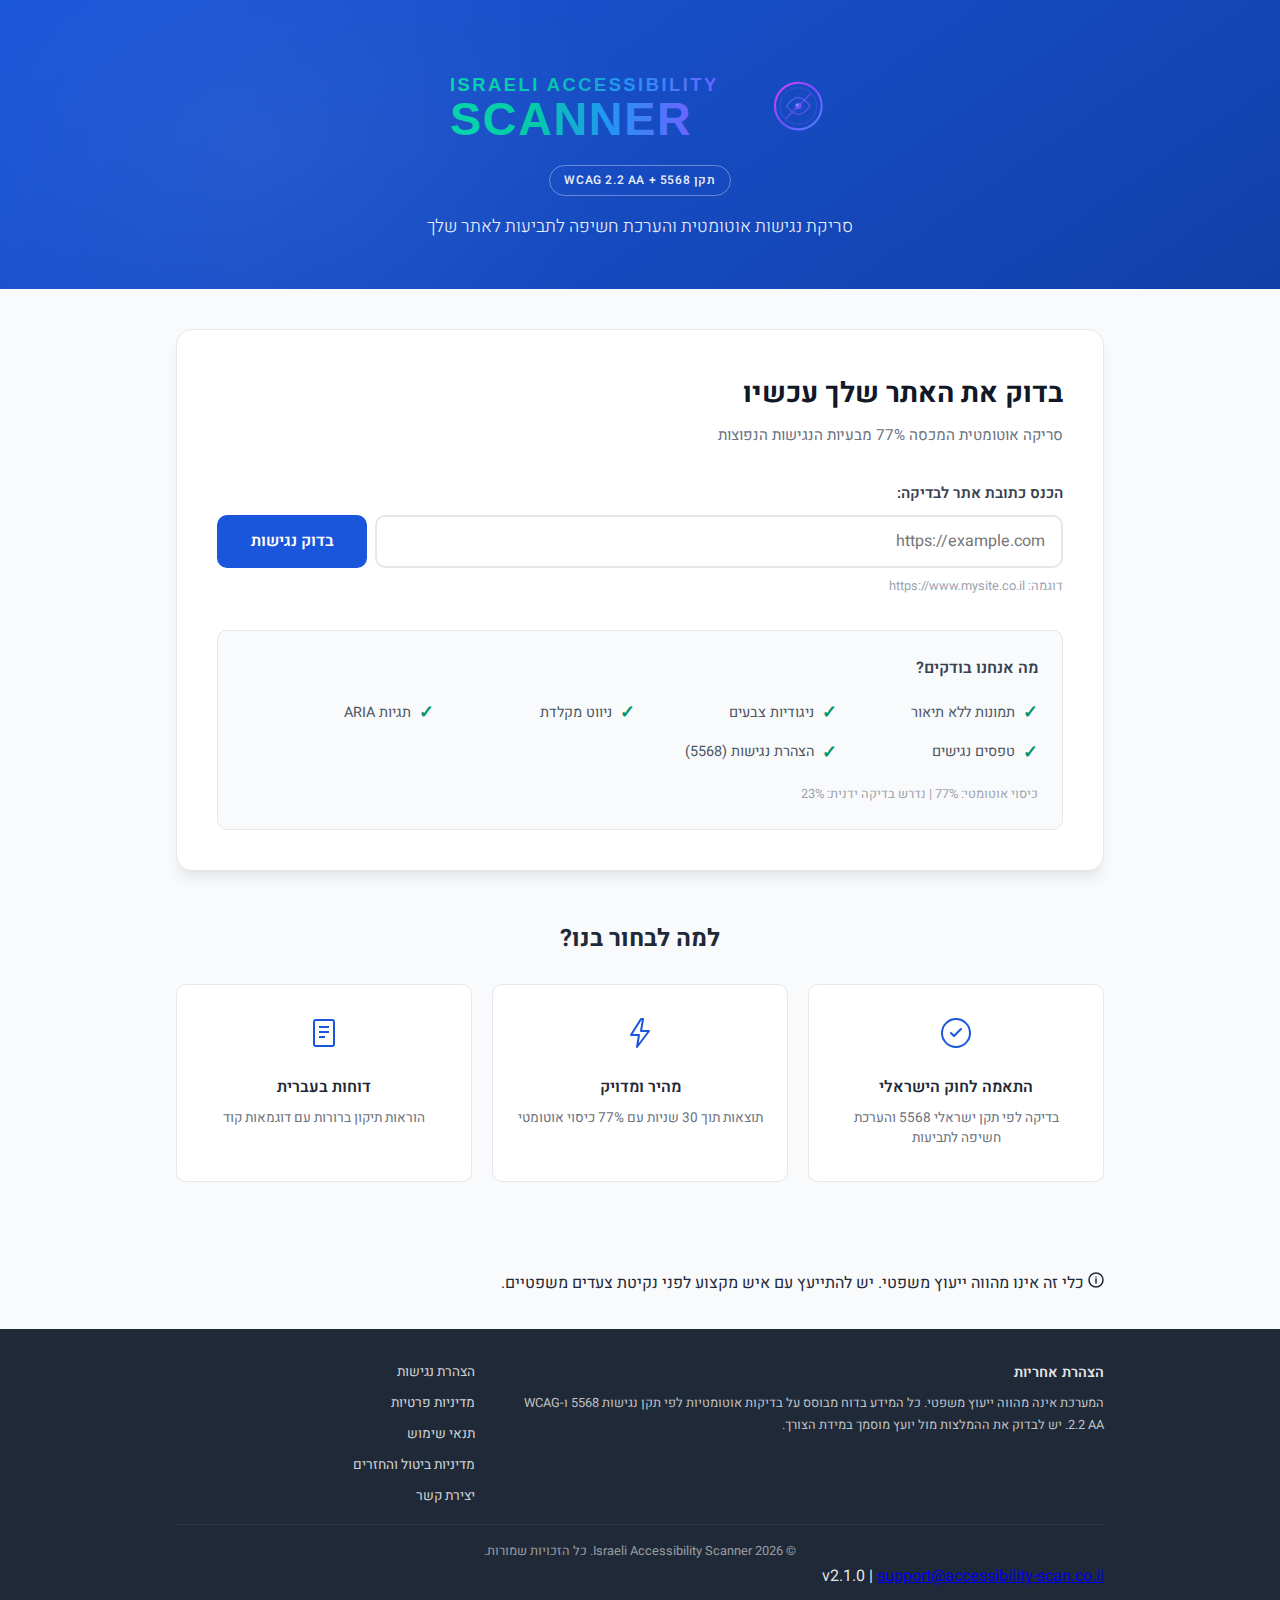
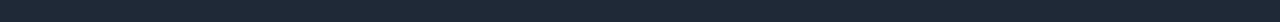
<file: frontend/index.html>
<!DOCTYPE html>
<html lang="he" dir="rtl">
<head>
    <meta charset="UTF-8">
    <meta name="viewport" content="width=device-width, initial-scale=1.0">
    <title>בודק נגישות ישראלי - Israeli Accessibility Scanner</title>
    <meta name="description" content="בדיקת נגישות אתרים בעברית. תקן ישראלי 5568 ו-WCAG 2.2 AA. קבל דוח מפורט תוך 30 שניות.">
    <link rel="preconnect" href="https://fonts.googleapis.com">
    <link rel="preconnect" href="https://fonts.gstatic.com" crossorigin>
    <link href="https://fonts.googleapis.com/css2?family=Heebo:wght@400;500;600;700;800&display=swap" rel="stylesheet">
    <link rel="stylesheet" href="style.css">
    <!-- PWA -->
    <link rel="manifest" href="/manifest.json">
    <meta name="apple-mobile-web-app-capable" content="yes">
    <meta name="apple-mobile-web-app-status-bar-style" content="black-translucent">
    <meta name="apple-mobile-web-app-title" content="בודק נגישות">
    <link rel="apple-touch-icon" href="/icons/icon-192.png">
    <meta name="theme-color" content="#1a56db">
</head>
<body>
    <!-- Header -->
    <header class="header">
        <div class="container">
            <div class="header-logo">
                <img src="logo-compact.svg" alt="Israeli Accessibility Scanner" class="logo-img" width="400" height="100">
            </div>
            <div class="header-badge">תקן 5568 + WCAG 2.2 AA</div>
            <p class="tagline">סריקת נגישות אוטומטית והערכת חשיפה לתביעות לאתר שלך</p>
        </div>
    </header>

    <!-- Main Content -->
    <main class="main">
        <div class="container">
            <!-- Scanner Form -->
            <section class="scanner-section" id="scanner">
                <div class="scanner-card">
                    <h2>בדוק את האתר שלך עכשיו</h2>
                    <p class="subtitle">סריקה אוטומטית המכסה 77% מבעיות הנגישות הנפוצות</p>

                    <form id="scanForm" class="scan-form">
                        <label for="urlInput" class="form-label">
                            הכנס כתובת אתר לבדיקה:
                        </label>
                        <div class="input-group">
                            <input
                                type="url"
                                id="urlInput"
                                name="url"
                                placeholder="https://example.com"
                                required
                                aria-required="true"
                                aria-describedby="url-help"
                                class="url-input"
                            >
                            <button type="submit" class="btn-primary" id="scanButton">
                                <span id="buttonText">בדוק נגישות</span>
                                <span id="buttonLoader" class="loader" style="display: none;"></span>
                            </button>
                        </div>
                        <span id="url-help" class="help-text">
                            דוגמה: https://www.mysite.co.il
                        </span>
                        <div id="errorMessage" class="error-message" role="alert" style="display: none;"></div>
                    </form>

                    <!-- Coverage Info -->
                    <div class="coverage-info">
                        <h3>מה אנחנו בודקים?</h3>
                        <div class="coverage-grid">
                            <div class="coverage-item">
                                <span class="check-icon" aria-hidden="true">&#10003;</span>
                                <span>תמונות ללא תיאור</span>
                            </div>
                            <div class="coverage-item">
                                <span class="check-icon" aria-hidden="true">&#10003;</span>
                                <span>ניגודיות צבעים</span>
                            </div>
                            <div class="coverage-item">
                                <span class="check-icon" aria-hidden="true">&#10003;</span>
                                <span>ניווט מקלדת</span>
                            </div>
                            <div class="coverage-item">
                                <span class="check-icon" aria-hidden="true">&#10003;</span>
                                <span>תגיות ARIA</span>
                            </div>
                            <div class="coverage-item">
                                <span class="check-icon" aria-hidden="true">&#10003;</span>
                                <span>טפסים נגישים</span>
                            </div>
                            <div class="coverage-item">
                                <span class="check-icon" aria-hidden="true">&#10003;</span>
                                <span>הצהרת נגישות (5568)</span>
                            </div>
                        </div>
                        <p class="coverage-note">
                            כיסוי אוטומטי: 77% | נדרש בדיקה ידנית: 23%
                        </p>
                    </div>
                </div>
            </section>

            <!-- Results Section -->
            <section class="results-section" id="results" style="display: none;">
                <div class="results-card">
                    <div class="results-status" id="resultsStatus">
                        <span class="status-dot" aria-hidden="true"></span>
                        <span class="status-text">הסריקה הושלמה בהצלחה</span>
                    </div>

                    <h2 class="results-title">תוצאות סריקת נגישות</h2>
                    <p class="results-url" id="scannedUrl"></p>

                    <!-- Score + Risk Row -->
                    <div class="score-risk-row">
                        <div class="score-block">
                            <div class="score-label">ציון נגישות</div>
                            <div class="score-ring" id="scoreRing">
                                <svg viewBox="0 0 120 120">
                                    <circle class="score-ring-bg" cx="60" cy="60" r="52" />
                                    <circle class="score-ring-fill" cx="60" cy="60" r="52" id="scoreCircle" />
                                </svg>
                                <div class="score-number" id="scoreValue">--</div>
                            </div>
                            <div class="score-desc" id="scoreDesc">ממתין לתוצאות</div>
                            <p class="score-explanation">ציון הנגישות מציין את רמת העמידה בהנחיות WCAG 2.2 AA ותקן ישראלי 5568.</p>
                        </div>
                        <div class="risk-block" id="riskBlock">
                            <div class="risk-label">רמת חשיפה לתביעות נגישות</div>
                            <div class="risk-badge" id="riskBadge">--</div>
                            <div class="risk-note" id="riskNote">
                                זהו חיווי כללי המבוסס על בדיקות אוטומטיות בלבד.
                            </div>
                            <p class="risk-explanation">רמת החשיפה מבוססת על כמות הבעיות הקריטיות והחמורות שנמצאו בסריקה. היא אינה בגדר ייעוץ משפטי, אלא התרעה טכנולוגית בלבד.</p>
                        </div>
                    </div>

                    <!-- Issues Summary -->
                    <div class="findings-summary">
                        <h3 class="summary-title">סיכום ממצאים</h3>
                        <div class="issues-grid">
                            <div class="issue-card severity-critical">
                                <div class="issue-icon" aria-hidden="true">
                                    <svg width="24" height="24" viewBox="0 0 24 24" fill="none"><circle cx="12" cy="12" r="10" fill="#fef2f2" stroke="#dc2626" stroke-width="2"/><line x1="8" y1="8" x2="16" y2="16" stroke="#dc2626" stroke-width="2.5" stroke-linecap="round"/><line x1="16" y1="8" x2="8" y2="16" stroke="#dc2626" stroke-width="2.5" stroke-linecap="round"/></svg>
                                </div>
                                <span class="issue-count" id="criticalCount">0</span>
                                <span class="issue-label">קריטי</span>
                            </div>
                            <div class="issue-card severity-serious">
                                <div class="issue-icon" aria-hidden="true">
                                    <svg width="24" height="24" viewBox="0 0 24 24" fill="none"><path d="M12 3L22 20H2L12 3Z" fill="#fffbeb" stroke="#d97706" stroke-width="2" stroke-linejoin="round"/><line x1="12" y1="10" x2="12" y2="14" stroke="#d97706" stroke-width="2.5" stroke-linecap="round"/><circle cx="12" cy="17" r="1.2" fill="#d97706"/></svg>
                                </div>
                                <span class="issue-count" id="majorCount">0</span>
                                <span class="issue-label">חמור</span>
                            </div>
                            <div class="issue-card severity-moderate">
                                <div class="issue-icon" aria-hidden="true">
                                    <svg width="24" height="24" viewBox="0 0 24 24" fill="none"><circle cx="12" cy="12" r="10" fill="#ecfeff" stroke="#0891b2" stroke-width="2"/><line x1="12" y1="8" x2="12" y2="13" stroke="#0891b2" stroke-width="2.5" stroke-linecap="round"/><circle cx="12" cy="16" r="1.2" fill="#0891b2"/></svg>
                                </div>
                                <span class="issue-count" id="moderateCount">0</span>
                                <span class="issue-label">בינוני</span>
                            </div>
                            <div class="issue-card severity-minor">
                                <div class="issue-icon" aria-hidden="true">
                                    <svg width="24" height="24" viewBox="0 0 24 24" fill="none"><circle cx="12" cy="12" r="10" fill="#f9fafb" stroke="#9ca3af" stroke-width="2"/><line x1="8" y1="12" x2="16" y2="12" stroke="#9ca3af" stroke-width="2.5" stroke-linecap="round"/></svg>
                                </div>
                                <span class="issue-count" id="minorCount">0</span>
                                <span class="issue-label">קל</span>
                            </div>
                        </div>
                        <p class="summary-footnote" id="summaryFootnote">
                            פירוט טכני מלא + המלצות תיקון זמינות בדוח ה-PDF.
                        </p>
                    </div>

                    <!-- Clarification -->
                    <div class="clarification-block">
                        <div class="clarification-icon" aria-hidden="true">
                            <svg width="20" height="20" viewBox="0 0 20 20" fill="none"><circle cx="10" cy="10" r="9" stroke="currentColor" stroke-width="2"/><line x1="10" y1="9" x2="10" y2="14" stroke="currentColor" stroke-width="2" stroke-linecap="round"/><circle cx="10" cy="6.5" r="1" fill="currentColor"/></svg>
                        </div>
                        <div>
                            <h3 class="clarification-title">הבהרה חשובה</h3>
                            <p class="clarification-text">
                                התוצאות מבוססות על בדיקות אוטומטיות לדף/דפים שנסרקו, ואינן מהוות חוות דעת משפטית
                                או תחליף לבדיקת נגישות מלאה (כולל בדיקה ידנית) בהתאם לדרישות החוק והתקן בישראל.
                            </p>
                            <ul class="clarification-list">
                                <li>הצהרת נגישות/ווידג'ט/טקסטים חלופיים לא מבטיחים עמידה מלאה.</li>
                                <li>ייתכן שהמערכת לא תזהה כל בעיה, וייתכנו חיוביים/שליליים שגויים.</li>
                                <li>הדוח המלא נועד לעזור בתיקון טכני ולצמצום חשיפה, לא לקבוע עמידה משפטית.</li>
                            </ul>
                        </div>
                    </div>

                    <!-- Legal Risk Explanation -->
                    <section class="legal-risk-section" dir="rtl">
                        <h3 class="legal-risk-title">למה חשוב לבדוק נגישות?</h3>
                        <ul class="legal-risk-list">
                            <li><strong>פיצויים ללא הוכחת נזק:</strong> תביעות נגישות יכולות להגיע לעשרות אלפי שקלים גם בלי שנגרם נזק בפועל.</li>
                            <li><strong>קנסות מנהליים:</strong> הפרת התקנות עלולה לגרור קנסות של 7,500 &#8362; ליום.</li>
                            <li><strong>קנסות פליליים:</strong> גופים שאינם מנגישים את האתר חשופים לקנסות של עד 150,000 &#8362;.</li>
                            <li><strong>תביעות ייצוגיות:</strong> ניתן להגיש תביעות גם נגד עסקים קטנים או עמותות שלא עומדים בדרישות.</li>
                        </ul>
                        <p class="legal-risk-disclaimer">
                            דו"ח זה אינו ייעוץ משפטי. מטרתו להצביע על רמת החשיפה לתביעות – ולא להחליף ייעוץ מקצועי.
                        </p>
                    </section>

                    <!-- CTA: PDF Report (with payment flow) -->
                    <div class="cta-section" id="ctaSection">
                        <div class="cta-card" id="ctaCard">
                            <div class="cta-header">
                                <h3>קבל דוח מקצועי – דע בדיוק מה לתקן</h3>
                            </div>
                            <p class="cta-subtitle">הדוח כולל הסבר בעברית, דוגמאות קוד, וטבלת תיקון מלאה.</p>

                            <ul class="cta-features">
                                <li>
                                    <svg class="cta-check-icon" width="18" height="18" viewBox="0 0 18 18" fill="none" aria-hidden="true"><circle cx="9" cy="9" r="9" fill="#059669"/><path d="M5.5 9.5l2 2 5-5" stroke="#fff" stroke-width="2" stroke-linecap="round" stroke-linejoin="round"/></svg>
                                    פירוט מלא של כל הממצאים
                                </li>
                                <li>
                                    <svg class="cta-check-icon" width="18" height="18" viewBox="0 0 18 18" fill="none" aria-hidden="true"><circle cx="9" cy="9" r="9" fill="#059669"/><path d="M5.5 9.5l2 2 5-5" stroke="#fff" stroke-width="2" stroke-linecap="round" stroke-linejoin="round"/></svg>
                                    הוראות תיקון עם דוגמאות קוד
                                </li>
                                <li>
                                    <svg class="cta-check-icon" width="18" height="18" viewBox="0 0 18 18" fill="none" aria-hidden="true"><circle cx="9" cy="9" r="9" fill="#059669"/><path d="M5.5 9.5l2 2 5-5" stroke="#fff" stroke-width="2" stroke-linecap="round" stroke-linejoin="round"/></svg>
                                    הערכת רמת חשיפה לתביעות
                                </li>
                                <li>
                                    <svg class="cta-check-icon" width="18" height="18" viewBox="0 0 18 18" fill="none" aria-hidden="true"><circle cx="9" cy="9" r="9" fill="#059669"/><path d="M5.5 9.5l2 2 5-5" stroke="#fff" stroke-width="2" stroke-linecap="round" stroke-linejoin="round"/></svg>
                                    רשימת תקן 5568 – מה עומד / מה לא
                                </li>
                                <li>
                                    <svg class="cta-check-icon" width="18" height="18" viewBox="0 0 18 18" fill="none" aria-hidden="true"><circle cx="9" cy="9" r="9" fill="#059669"/><path d="M5.5 9.5l2 2 5-5" stroke="#fff" stroke-width="2" stroke-linecap="round" stroke-linejoin="round"/></svg>
                                    המלצות תיקון מתועדפות
                                </li>
                            </ul>

                            <!-- Launch discount badge -->
                            <div class="launch-discount-badge" id="launchDiscountBadge">
                                <span aria-hidden="true">&#x1F4A1;</span>
                                <span>עכשיו במחיר השקה – רק <strong>&#8362;79</strong> <span class="price-original">&#8362;99</span></span>
                            </div>

                            <!-- Email + Purchase form -->
                            <form id="ctaEmailForm" class="cta-email-form">
                                <label for="ctaEmailInput" class="cta-email-label">הזן אימייל לקבלת הדוח:</label>
                                <div class="input-group">
                                    <input
                                        type="email"
                                        id="ctaEmailInput"
                                        placeholder="your@email.com"
                                        required
                                        aria-label="כתובת אימייל לקבלת הדוח"
                                        class="email-input"
                                        dir="ltr"
                                    >
                                    <button type="submit" class="btn-cta" id="ctaPurchaseButton">
                                        <span id="ctaButtonText">רכוש דוח PDF (&#8362;79)</span>
                                        <span id="ctaButtonLoader" class="loader" style="display: none;"></span>
                                    </button>
                                </div>
                                <div id="ctaError" class="error-message" role="alert" style="display: none;"></div>
                            </form>

                            <p class="cta-note">
                                <svg width="14" height="14" viewBox="0 0 14 14" fill="none" aria-hidden="true" style="vertical-align: middle;"><path d="M7 1a6 6 0 100 12A6 6 0 007 1z" stroke="#9ca3af" stroke-width="1.2"/><path d="M7 4v3l2 1" stroke="#9ca3af" stroke-width="1.2" stroke-linecap="round"/></svg>
                                הדוח נשלח אוטומטית למייל שלך | תשלום מאובטח
                            </p>
                        </div>

                        <!-- Payment processing state (hidden) -->
                        <div class="payment-processing" id="paymentProcessing" style="display: none;">
                            <div class="payment-processing-card">
                                <div class="loader large"></div>
                                <p>מעביר לדף תשלום מאובטח...</p>
                            </div>
                        </div>

                        <!-- Inline payment success (hidden, shown if returning to same page) -->
                        <div class="payment-success-section" id="paymentSuccessSection" style="display: none;">
                            <div class="payment-success-icon" aria-hidden="true">
                                <svg width="32" height="32" viewBox="0 0 24 24" fill="none"><path d="M9 12l2 2 4-4" stroke="white" stroke-width="2.5" stroke-linecap="round" stroke-linejoin="round"/></svg>
                            </div>
                            <h3>התשלום בוצע בהצלחה!</h3>
                            <p>הדוח נשלח לכתובת: <strong id="paymentSuccessEmail"></strong></p>
                            <button class="btn-cta" id="paymentDownloadButton" type="button">
                                <svg width="18" height="18" viewBox="0 0 18 18" fill="none" aria-hidden="true"><path d="M9 2v9m0 0l-3-3m3 3l3-3M3 13v2h12v-2" stroke="white" stroke-width="2" stroke-linecap="round" stroke-linejoin="round"/></svg>
                                הורד דוח PDF
                            </button>
                        </div>
                    </div>

                    <!-- New scan -->
                    <div class="new-scan-section">
                        <button class="btn-secondary-link" id="newScanButton" type="button">
                            &#8592; בדוק אתר נוסף
                        </button>
                    </div>
                </div>

                <!-- FAQ Section -->
                <div class="faq-section">
                    <h2 class="faq-title">שאלות נפוצות</h2>
                    <div class="faq-list">
                        <details class="faq-item">
                            <summary>מה החוק אומר על נגישות אתרים?</summary>
                            <div class="faq-answer">
                                <p>
                                    חוק שוויון זכויות לאנשים עם מוגבלות (תיקון מס' 15) מחייב כל גוף
                                    להנגיש את שירותי האינטרנט שלו בהתאם לתקן הישראלי 5568.
                                    התקן מבוסס על הנחיות WCAG 2.2 ברמה AA, ומחייב גם
                                    פרסום הצהרת נגישות ומינוי רכז/ת נגישות.
                                </p>
                                <p>
                                    אי-עמידה בתקן עלולה לחשוף את בעל האתר לתביעות אזרחיות
                                    ופגיעה במוניטין.
                                </p>
                            </div>
                        </details>
                        <details class="faq-item">
                            <summary>מה קורה אם האתר שלי לא עומד בתקן?</summary>
                            <div class="faq-answer">
                                <p>
                                    אם האתר לא עומד בדרישות חוק הנגישות, הוא חשוף לתביעות
                                    אזרחיות בנזיקין ובקשות לצו עשה.
                                    בתי משפט בישראל כבר פסקו פיצויים בגין חוסר נגישות באינטרנט.
                                </p>
                                <p>
                                    מומלץ לפעול לתיקון הליקויים בהקדם, להיעזר בדוח מקצועי,
                                    ולשקול התייעצות עם בודק נגישות מוסמך.
                                </p>
                            </div>
                        </details>
                        <details class="faq-item">
                            <summary>האם הסריקה מספיקה להגנה משפטית?</summary>
                            <div class="faq-answer">
                                <p>
                                    הסריקה האוטומטית מזהה כ-77% מבעיות הנגישות הנפוצות.
                                    עמידה מלאה בתקן דורשת גם בדיקה ידנית מקצועית,
                                    כולל בדיקה עם קורא מסך, בדיקת וידאו, ועוד.
                                </p>
                                <p>
                                    הדוח אינו מהווה חוות דעת משפטית ואינו מחליף ייעוץ מקצועי.
                                </p>
                            </div>
                        </details>
                        <details class="faq-item">
                            <summary>האם הכלי מאושר על ידי החוק הישראלי?</summary>
                            <div class="faq-answer">
                                <p>
                                    הכלי מבצע בדיקות אוטומטיות המבוססות על תקן ישראלי 5568
                                    והנחיות WCAG 2.2 ברמה AA. הכלי אינו מאושר רשמית כתחליף
                                    לבדיקת נגישות מקצועית ידנית, אך הוא משמש ככלי עזר מקצועי
                                    לזיהוי ליקויים ותיעדוף תיקונים.
                                </p>
                            </div>
                        </details>
                        <details class="faq-item">
                            <summary>מה ההבדל בין הסריקה החינמית לדוח בתשלום?</summary>
                            <div class="faq-answer">
                                <p>
                                    <strong>הסריקה החינמית</strong> מציגה ציון כללי, רמת חשיפה לתביעות,
                                    וסיכום ממצאים לפי חומרה.
                                </p>
                                <p>
                                    <strong>הדוח בתשלום (&#8362;79 במחיר השקה)</strong> כולל פירוט מלא של כל בעיה,
                                    הוראות תיקון עם דוגמאות קוד, רשימת עמידה בתקן 5568,
                                    והמלצות מתועדפות. לאחר תשלום מאובטח, הדוח נשלח אוטומטית למייל
                                    וזמין להורדה מיידית.
                                </p>
                            </div>
                        </details>
                        <details class="faq-item">
                            <summary>האם נשמר מידע על האתר שלי?</summary>
                            <div class="faq-answer">
                                <p>
                                    לא. המערכת פועלת ב-in-memory בלבד. תוצאות הסריקה אינן נשמרות
                                    לאחר סיום הסשן. אין מסד נתונים ואין היסטוריית סריקות.
                                </p>
                            </div>
                        </details>
                    </div>
                </div>
            </section>

            <!-- Features Section -->
            <section class="features-section">
                <h2>למה לבחור בנו?</h2>
                <div class="features-grid">
                    <div class="feature-card">
                        <div class="feature-icon" aria-hidden="true">
                            <svg width="32" height="32" viewBox="0 0 32 32" fill="none"><path d="M16 2C8.3 2 2 8.3 2 16s6.3 14 14 14 14-6.3 14-14S23.7 2 16 2z" stroke="currentColor" stroke-width="2"/><path d="M11 16l3 3 7-7" stroke="currentColor" stroke-width="2" stroke-linecap="round" stroke-linejoin="round"/></svg>
                        </div>
                        <h3>התאמה לחוק הישראלי</h3>
                        <p>בדיקה לפי תקן ישראלי 5568 והערכת חשיפה לתביעות</p>
                    </div>
                    <div class="feature-card">
                        <div class="feature-icon" aria-hidden="true">
                            <svg width="32" height="32" viewBox="0 0 32 32" fill="none"><path d="M17 2L7 18h8l-2 12L25 14h-8l2-12z" stroke="currentColor" stroke-width="2" stroke-linejoin="round"/></svg>
                        </div>
                        <h3>מהיר ומדויק</h3>
                        <p>תוצאות תוך 30 שניות עם 77% כיסוי אוטומטי</p>
                    </div>
                    <div class="feature-card">
                        <div class="feature-icon" aria-hidden="true">
                            <svg width="32" height="32" viewBox="0 0 32 32" fill="none"><rect x="6" y="3" width="20" height="26" rx="2" stroke="currentColor" stroke-width="2"/><line x1="11" y1="10" x2="21" y2="10" stroke="currentColor" stroke-width="2"/><line x1="11" y1="15" x2="21" y2="15" stroke="currentColor" stroke-width="2"/><line x1="11" y1="20" x2="17" y2="20" stroke="currentColor" stroke-width="2"/></svg>
                        </div>
                        <h3>דוחות בעברית</h3>
                        <p>הוראות תיקון ברורות עם דוגמאות קוד</p>
                    </div>
                </div>
            </section>
        </div>
    </main>

    <!-- Footer -->
    <!-- Mobile Sticky CTA (visible only in results on mobile) -->
    <div class="mobile-sticky-cta" id="mobileCta" style="display: none;">
        <button class="btn-mobile-cta" id="mobilePdfButton">
            <svg width="18" height="18" viewBox="0 0 18 18" fill="none" aria-hidden="true"><path d="M9 2v9m0 0l-3-3m3 3l3-3M3 13v2h12v-2" stroke="white" stroke-width="2" stroke-linecap="round" stroke-linejoin="round"/></svg>
            רכוש דוח PDF (&#8362;79)
        </button>
    </div>

    <!-- Disclaimer Banner -->
    <aside class="disclaimer-banner" role="note" aria-label="הבהרה משפטית">
        <div class="container">
            <p>
                <svg class="disclaimer-banner-icon" width="16" height="16" viewBox="0 0 16 16" fill="none" aria-hidden="true"><circle cx="8" cy="8" r="7" stroke="currentColor" stroke-width="1.5"/><line x1="8" y1="7" x2="8" y2="11" stroke="currentColor" stroke-width="1.5" stroke-linecap="round"/><circle cx="8" cy="5" r="0.75" fill="currentColor"/></svg>
                כלי זה אינו מהווה ייעוץ משפטי. יש להתייעץ עם איש מקצוע לפני נקיטת צעדים משפטיים.
            </p>
        </div>
    </aside>

    <footer class="footer">
        <div class="container">
            <div class="footer-content">
                <div class="disclaimer">
                    <h4>הצהרת אחריות</h4>
                    <p>
                        המערכת אינה מהווה ייעוץ משפטי. כל המידע בדוח מבוסס על בדיקות
                        אוטומטיות לפי תקן נגישות 5568 ו-WCAG 2.2 AA. יש לבדוק את
                        ההמלצות מול יועץ מוסמך במידת הצורך.
                    </p>
                </div>
                <nav class="footer-links" aria-label="קישורי תחתית">
                    <a href="/legal/accessibility.html" target="_blank" rel="noopener noreferrer">הצהרת נגישות</a>
                    <a href="/legal/privacy.html" target="_blank" rel="noopener noreferrer">מדיניות פרטיות</a>
                    <a href="/legal/terms.html" target="_blank" rel="noopener noreferrer">תנאי שימוש</a>
                    <a href="/legal/refund.html" target="_blank" rel="noopener noreferrer">מדיניות ביטול והחזרים</a>
                    <a href="/legal/contact.html" target="_blank" rel="noopener noreferrer">יצירת קשר</a>
                </nav>
            </div>
            <div class="footer-bottom">
                <p class="copyright">
                    &copy; 2026 Israeli Accessibility Scanner. כל הזכויות שמורות.
                </p>
                <p class="footer-meta">
                    <span class="footer-version">v2.1.0</span>
                    <span class="footer-separator">|</span>
                    <a href="mailto:support@accessibility-scan.co.il" class="footer-contact">support@accessibility-scan.co.il</a>
                </p>
            </div>
        </div>
    </footer>

    <!-- Set your backend API URL here (e.g. https://your-app.railway.app) -->
    <script>window.__API_URL__ = "https://truthful-simplicity-production.up.railway.app";</script>
    <script src="script.js"></script>
</body>
</html>
</file>
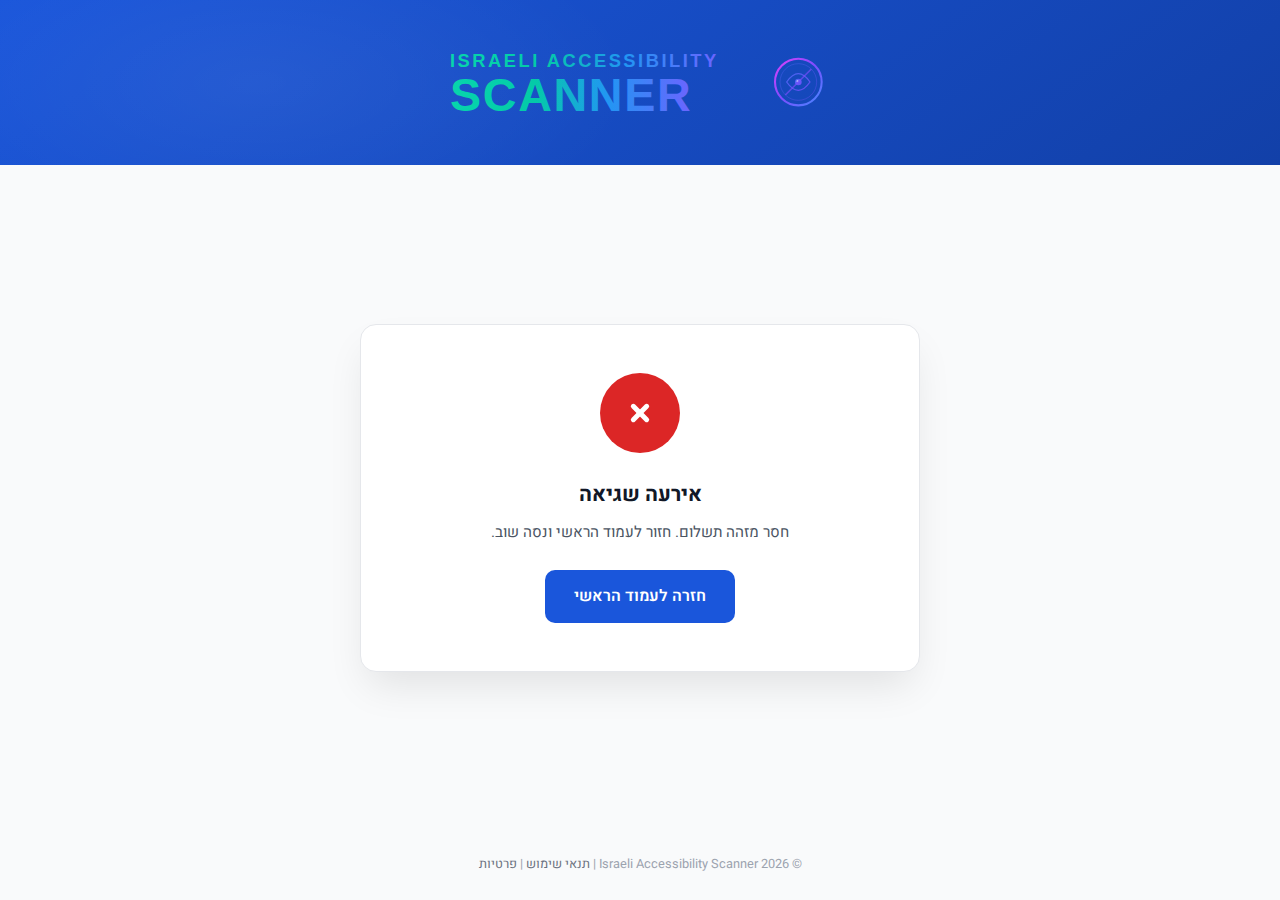
<file: frontend/payment-success.html>
<!DOCTYPE html>
<html lang="he" dir="rtl">
<head>
    <meta charset="UTF-8">
    <meta name="viewport" content="width=device-width, initial-scale=1.0">
    <title>אישור תשלום – בודק נגישות ישראלי</title>
    <link rel="preconnect" href="https://fonts.googleapis.com">
    <link rel="preconnect" href="https://fonts.gstatic.com" crossorigin>
    <link href="https://fonts.googleapis.com/css2?family=Heebo:wght@400;500;600;700;800&display=swap" rel="stylesheet">
    <link rel="stylesheet" href="style.css">
    <style>
        /* Payment success page specific styles */
        .success-page {
            min-height: 100vh;
            display: flex;
            flex-direction: column;
        }
        .success-main {
            flex: 1;
            display: flex;
            align-items: center;
            justify-content: center;
            padding: 2rem 1rem;
        }
        .success-card {
            background: #fff;
            border-radius: var(--radius-lg);
            box-shadow: var(--shadow-lg);
            border: 1px solid var(--grey-200);
            max-width: 560px;
            width: 100%;
            padding: 3rem 2.5rem;
            text-align: center;
        }

        /* States */
        .state { display: none; }
        .state.active { display: block; }

        /* Loading state */
        .state-loading .loader {
            width: 48px;
            height: 48px;
            border-width: 5px;
            border-color: rgba(26, 86, 219, 0.2);
            border-top-color: var(--primary);
            margin: 0 auto 1.5rem;
            display: block;
        }
        .state-loading p {
            font-size: 1.1rem;
            font-weight: 600;
            color: var(--grey-700);
        }
        .state-loading .sub {
            font-size: 0.85rem;
            color: var(--grey-400);
            margin-top: 0.5rem;
            font-weight: 400;
        }

        /* Success state */
        .success-icon-large {
            width: 80px;
            height: 80px;
            background: var(--success);
            border-radius: 50%;
            display: flex;
            align-items: center;
            justify-content: center;
            margin: 0 auto 1.5rem;
            box-shadow: 0 8px 24px rgba(5, 150, 105, 0.3);
            animation: pop-in 0.4s cubic-bezier(0.34, 1.56, 0.64, 1);
        }
        @keyframes pop-in {
            from { transform: scale(0); }
            to { transform: scale(1); }
        }
        .state-success h2 {
            font-size: 1.5rem;
            font-weight: 800;
            color: var(--grey-900);
            margin-bottom: 0.5rem;
        }
        .state-success .email-confirmation {
            font-size: 1rem;
            color: var(--grey-600);
            margin-bottom: 0.5rem;
        }
        .state-success .email-address {
            font-weight: 700;
            color: var(--primary);
        }
        .state-success .email-note {
            font-size: 0.85rem;
            color: var(--grey-400);
            margin-bottom: 2rem;
        }
        .state-success .btn-cta {
            max-width: 340px;
            margin: 0 auto 1rem;
        }
        .state-success .back-link {
            display: inline-block;
            color: var(--primary);
            text-decoration: none;
            font-size: 0.9rem;
            font-weight: 500;
            margin-top: 0.5rem;
        }
        .state-success .back-link:hover {
            text-decoration: underline;
        }

        /* Error state */
        .error-icon-large {
            width: 80px;
            height: 80px;
            background: var(--danger);
            border-radius: 50%;
            display: flex;
            align-items: center;
            justify-content: center;
            margin: 0 auto 1.5rem;
        }
        .state-error h2 {
            font-size: 1.3rem;
            font-weight: 700;
            color: var(--grey-900);
            margin-bottom: 0.5rem;
        }
        .state-error p {
            font-size: 0.95rem;
            color: var(--grey-600);
            margin-bottom: 1.5rem;
        }
        .state-error .btn-primary {
            text-decoration: none;
        }

        /* Demo mode banner */
        .demo-banner {
            background: linear-gradient(135deg, #fef3c7 0%, #fde68a 100%);
            border: 2px solid #f59e0b;
            border-radius: var(--radius);
            padding: 12px 20px;
            text-align: center;
            font-size: 0.95rem;
            font-weight: 700;
            color: #92400e;
            margin-bottom: 1.5rem;
        }

        /* Footer on success page */
        .success-footer {
            text-align: center;
            padding: 1.5rem;
            font-size: 0.8rem;
            color: var(--grey-400);
        }
        .success-footer a {
            color: var(--grey-500);
            text-decoration: none;
        }
        .success-footer a:hover {
            text-decoration: underline;
        }
    </style>
</head>
<body class="success-page">
    <!-- Header -->
    <header class="header" style="padding: 2rem 0 1.5rem;">
        <div class="container">
            <div class="header-logo">
                <a href="/">
                    <img src="logo-compact.svg" alt="Israeli Accessibility Scanner" class="logo-img" width="400" height="100">
                </a>
            </div>
        </div>
    </header>

    <!-- Main -->
    <main class="success-main">
        <div class="success-card">

            <!-- Loading State -->
            <div class="state state-loading active" id="stateLoading">
                <div class="loader"></div>
                <p>מאמת תשלום...</p>
                <p class="sub">מכין את הדוח שלך</p>
            </div>

            <!-- Success State -->
            <div class="state state-success" id="stateSuccess">
                <!-- Demo mode banner (hidden by default) -->
                <div class="demo-banner" id="demoBanner" style="display: none;">
                    &#9888; דמו בלבד – לא בוצע תשלום אמיתי
                </div>

                <div class="success-icon-large" aria-hidden="true">
                    <svg width="40" height="40" viewBox="0 0 24 24" fill="none">
                        <path d="M9 12l2 2 4-4" stroke="white" stroke-width="3" stroke-linecap="round" stroke-linejoin="round"/>
                    </svg>
                </div>
                <h2>התשלום בוצע בהצלחה!</h2>
                <p class="email-confirmation">
                    הדוח נשלח לכתובת: <span class="email-address" id="successEmail"></span>
                </p>
                <p class="email-note">בדוק גם בתיקיית הספאם אם לא קיבלת את המייל</p>

                <button class="btn-cta" id="downloadBtn" type="button">
                    <svg width="18" height="18" viewBox="0 0 18 18" fill="none" aria-hidden="true">
                        <path d="M9 2v9m0 0l-3-3m3 3l3-3M3 13v2h12v-2" stroke="white" stroke-width="2" stroke-linecap="round" stroke-linejoin="round"/>
                    </svg>
                    הורד דוח PDF
                </button>

                <a href="/" class="back-link">&#8592; חזרה לעמוד הראשי</a>
            </div>

            <!-- Error State -->
            <div class="state state-error" id="stateError">
                <div class="error-icon-large" aria-hidden="true">
                    <svg width="40" height="40" viewBox="0 0 24 24" fill="none">
                        <line x1="8" y1="8" x2="16" y2="16" stroke="white" stroke-width="3" stroke-linecap="round"/>
                        <line x1="16" y1="8" x2="8" y2="16" stroke="white" stroke-width="3" stroke-linecap="round"/>
                    </svg>
                </div>
                <h2>אירעה שגיאה</h2>
                <p id="errorMsg">לא ניתן לאמת את התשלום. נסה שוב.</p>
                <a href="/" class="btn-primary" style="display: inline-flex; text-decoration: none;">
                    חזרה לעמוד הראשי
                </a>
            </div>

        </div>
    </main>

    <!-- Footer -->
    <footer class="success-footer">
        <p>&copy; 2026 Israeli Accessibility Scanner |
            <a href="/legal/terms.html" target="_blank">תנאי שימוש</a> |
            <a href="/legal/privacy.html" target="_blank">פרטיות</a>
        </p>
    </footer>

    <script>window.__API_URL__ = "https://truthful-simplicity-production.up.railway.app";</script>
    <script>
    (async () => {
        "use strict";

        const API_URL =
            window.location.hostname === "localhost"
                ? "http://localhost:8000"
                : (window.__API_URL__ || "");

        const params = new URLSearchParams(window.location.search);
        const sessionId = params.get("session_id");
        const isDemo = params.get("demo") === "1";

        const stateLoading = document.getElementById("stateLoading");
        const stateSuccess = document.getElementById("stateSuccess");
        const stateError = document.getElementById("stateError");
        const successEmail = document.getElementById("successEmail");
        const demoBanner = document.getElementById("demoBanner");
        const downloadBtn = document.getElementById("downloadBtn");
        const errorMsg = document.getElementById("errorMsg");

        function showState(state) {
            stateLoading.classList.remove("active");
            stateSuccess.classList.remove("active");
            stateError.classList.remove("active");

            if (state === "loading") stateLoading.classList.add("active");
            else if (state === "success") stateSuccess.classList.add("active");
            else if (state === "error") stateError.classList.add("active");
        }

        if (!sessionId) {
            showState("error");
            errorMsg.textContent = "חסר מזהה תשלום. חזור לעמוד הראשי ונסה שוב.";
            return;
        }

        showState("loading");

        // Retry verification with delay (PDF generation takes time)
        let retries = 0;
        const maxRetries = 3;
        const retryDelay = 5000; // 5 seconds

        async function verifyPayment() {
            try {
                const res = await fetch(
                    `${API_URL}/api/v1/payment/verify/${sessionId}`,
                    { method: "GET" }
                );

                if (!res.ok) {
                    const errData = await res.json().catch(() => ({}));
                    throw new Error(errData.detail || `HTTP ${res.status}`);
                }

                const data = await res.json();

                if (data.status === "completed" && data.pdf_token) {
                    // Success!
                    showState("success");

                    // Show email
                    if (successEmail) {
                        successEmail.textContent = data.email || "";
                    }

                    // Show demo banner if demo mode
                    if (data.demo_mode && demoBanner) {
                        demoBanner.style.display = "";
                    }

                    // Wire download button
                    if (downloadBtn && data.pdf_token) {
                        downloadBtn.addEventListener("click", async () => {
                            downloadBtn.disabled = true;
                            downloadBtn.textContent = "מוריד...";
                            try {
                                const pdfRes = await fetch(
                                    `${API_URL}/api/v1/payment/download/${data.pdf_token}`
                                );
                                if (!pdfRes.ok) throw new Error("Download failed");

                                const blob = await pdfRes.blob();
                                const a = document.createElement("a");
                                const url = URL.createObjectURL(blob);
                                a.href = url;
                                a.download = "accessibility-report.pdf";
                                document.body.appendChild(a);
                                a.click();
                                a.remove();
                                URL.revokeObjectURL(url);
                            } catch (e) {
                                alert("הורדת הדוח נכשלה. נסה שוב או בדוק את המייל.");
                            } finally {
                                downloadBtn.disabled = false;
                                downloadBtn.innerHTML = `
                                    <svg width="18" height="18" viewBox="0 0 18 18" fill="none" aria-hidden="true">
                                        <path d="M9 2v9m0 0l-3-3m3 3l3-3M3 13v2h12v-2" stroke="white" stroke-width="2" stroke-linecap="round" stroke-linejoin="round"/>
                                    </svg>
                                    הורד דוח PDF
                                `;
                            }
                        });
                    }

                    // Clean URL params
                    window.history.replaceState({}, "", window.location.pathname);
                    return;

                } else if (data.status === "pending" && retries < maxRetries) {
                    // Payment still processing — retry
                    retries++;
                    setTimeout(verifyPayment, retryDelay);
                    return;

                } else {
                    showState("error");
                    errorMsg.textContent =
                        "לא ניתן לאמת את התשלום. ייתכן שהתשלום לא הושלם.";
                }

            } catch (e) {
                if (retries < maxRetries) {
                    retries++;
                    setTimeout(verifyPayment, retryDelay);
                    return;
                }
                showState("error");
                errorMsg.textContent = e.message || "שגיאה באימות התשלום.";
            }
        }

        // Start verification
        await verifyPayment();
    })();
    </script>
</body>
</html>
</file>
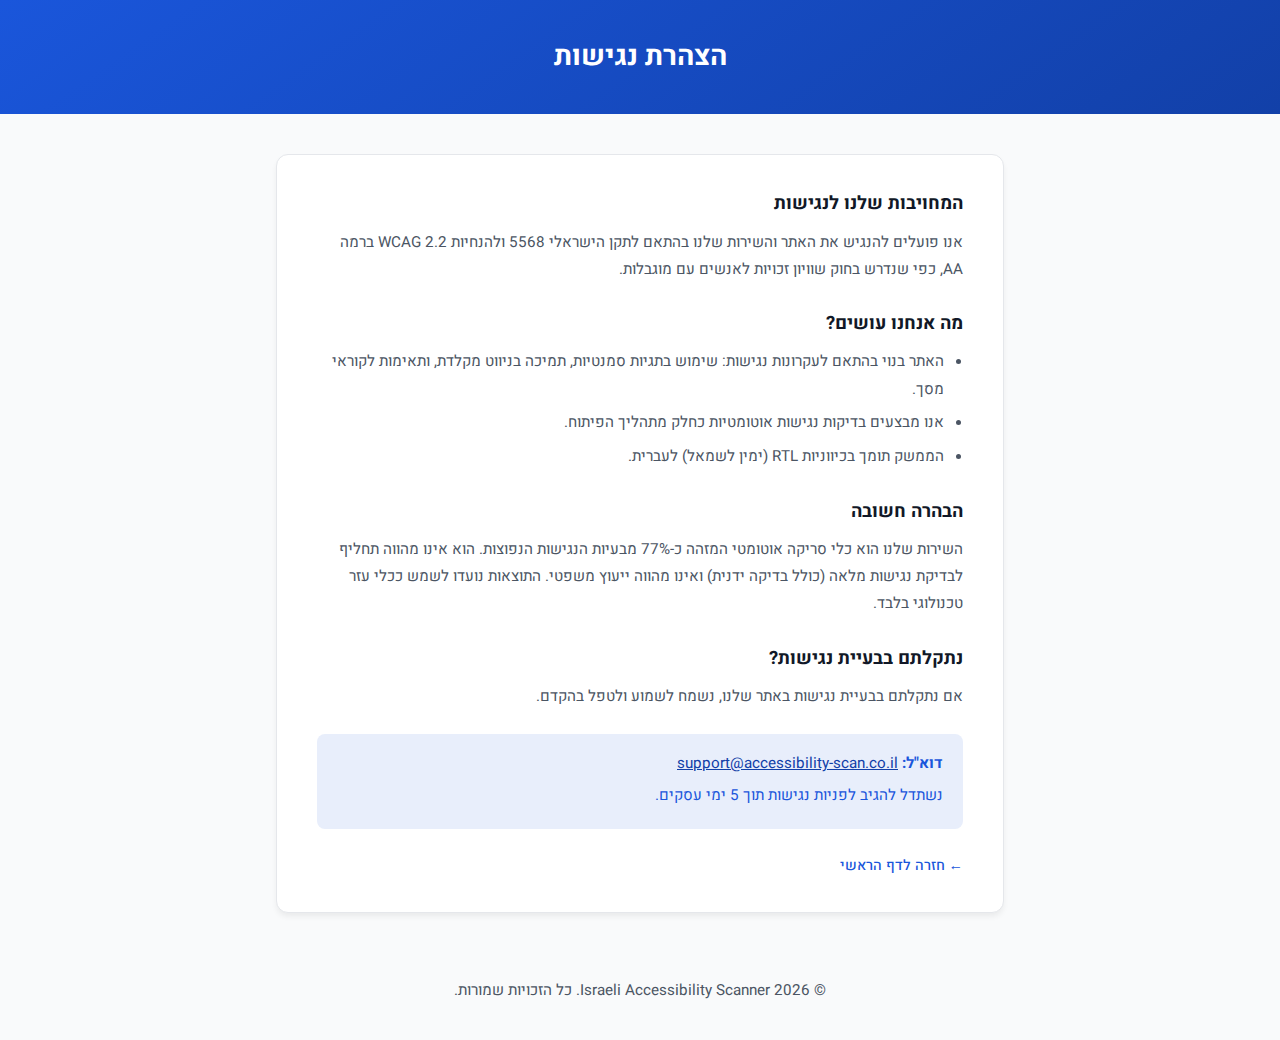
<file: frontend/legal/accessibility.html>
<!DOCTYPE html>
<html lang="he" dir="rtl">
<head>
    <meta charset="UTF-8">
    <meta name="viewport" content="width=device-width, initial-scale=1.0">
    <title>הצהרת נגישות - Israeli Accessibility Scanner</title>
    <link rel="preconnect" href="https://fonts.googleapis.com">
    <link rel="preconnect" href="https://fonts.gstatic.com" crossorigin>
    <link href="https://fonts.googleapis.com/css2?family=Heebo:wght@400;500;600;700&display=swap" rel="stylesheet">
    <style>
        *, *::before, *::after { margin: 0; padding: 0; box-sizing: border-box; }
        body {
            font-family: 'Heebo', sans-serif;
            line-height: 1.8;
            color: #1f2937;
            background: #f9fafb;
            direction: rtl;
        }
        .page-header {
            background: linear-gradient(145deg, #1a56db 0%, #1240a8 100%);
            color: #fff;
            padding: 2rem 0;
            text-align: center;
        }
        .page-header h1 { font-size: 1.75rem; font-weight: 700; }
        .container {
            max-width: 760px;
            margin: 0 auto;
            padding: 2.5rem 1rem;
        }
        .content-card {
            background: #fff;
            border-radius: 12px;
            padding: 2rem 2.5rem;
            box-shadow: 0 4px 6px -1px rgba(0,0,0,0.07);
            border: 1px solid #e5e7eb;
        }
        h2 { font-size: 1.15rem; font-weight: 700; color: #111827; margin: 1.5rem 0 0.5rem; }
        h2:first-child { margin-top: 0; }
        p { font-size: 0.95rem; color: #4b5563; margin-bottom: 0.75rem; }
        ul { padding-right: 1.2rem; margin-bottom: 1rem; }
        li { font-size: 0.95rem; color: #4b5563; margin-bottom: 0.4rem; }
        .contact-info {
            background: #e8eefb;
            border-radius: 8px;
            padding: 1rem 1.25rem;
            margin-top: 1.5rem;
        }
        .contact-info p { color: #1a56db; margin-bottom: 0.25rem; }
        .contact-info a { color: #1240a8; }
        .back-link {
            display: inline-block;
            margin-top: 1.5rem;
            color: #1a56db;
            text-decoration: none;
            font-weight: 500;
            font-size: 0.9rem;
        }
        .back-link:hover { text-decoration: underline; }
        .footer {
            text-align: center;
            padding: 1.5rem;
            font-size: 0.8rem;
            color: #9ca3af;
        }
    </style>
</head>
<body>
    <header class="page-header">
        <h1>הצהרת נגישות</h1>
    </header>
    <main class="container">
        <div class="content-card">
            <h2>המחויבות שלנו לנגישות</h2>
            <p>
                אנו פועלים להנגיש את האתר והשירות שלנו בהתאם לתקן הישראלי 5568
                ולהנחיות WCAG 2.2 ברמה AA, כפי שנדרש בחוק שוויון זכויות לאנשים עם מוגבלות.
            </p>

            <h2>מה אנחנו עושים?</h2>
            <ul>
                <li>האתר בנוי בהתאם לעקרונות נגישות: שימוש בתגיות סמנטיות, תמיכה בניווט מקלדת, ותאימות לקוראי מסך.</li>
                <li>אנו מבצעים בדיקות נגישות אוטומטיות כחלק מתהליך הפיתוח.</li>
                <li>הממשק תומך בכיווניות RTL (ימין לשמאל) לעברית.</li>
            </ul>

            <h2>הבהרה חשובה</h2>
            <p>
                השירות שלנו הוא כלי סריקה אוטומטי המזהה כ-77% מבעיות הנגישות הנפוצות.
                הוא אינו מהווה תחליף לבדיקת נגישות מלאה (כולל בדיקה ידנית) ואינו מהווה
                ייעוץ משפטי. התוצאות נועדו לשמש ככלי עזר טכנולוגי בלבד.
            </p>

            <h2>נתקלתם בבעיית נגישות?</h2>
            <p>
                אם נתקלתם בבעיית נגישות באתר שלנו, נשמח לשמוע ולטפל בהקדם.
            </p>
            <div class="contact-info">
                <p><strong>דוא"ל:</strong> <a href="mailto:support@accessibility-scan.co.il">support@accessibility-scan.co.il</a></p>
                <p>נשתדל להגיב לפניות נגישות תוך 5 ימי עסקים.</p>
            </div>

            <a href="/" class="back-link">&#8592; חזרה לדף הראשי</a>
        </div>
    </main>
    <footer class="footer">
        <p>&copy; 2026 Israeli Accessibility Scanner. כל הזכויות שמורות.</p>
    </footer>
</body>
</html>
</file>
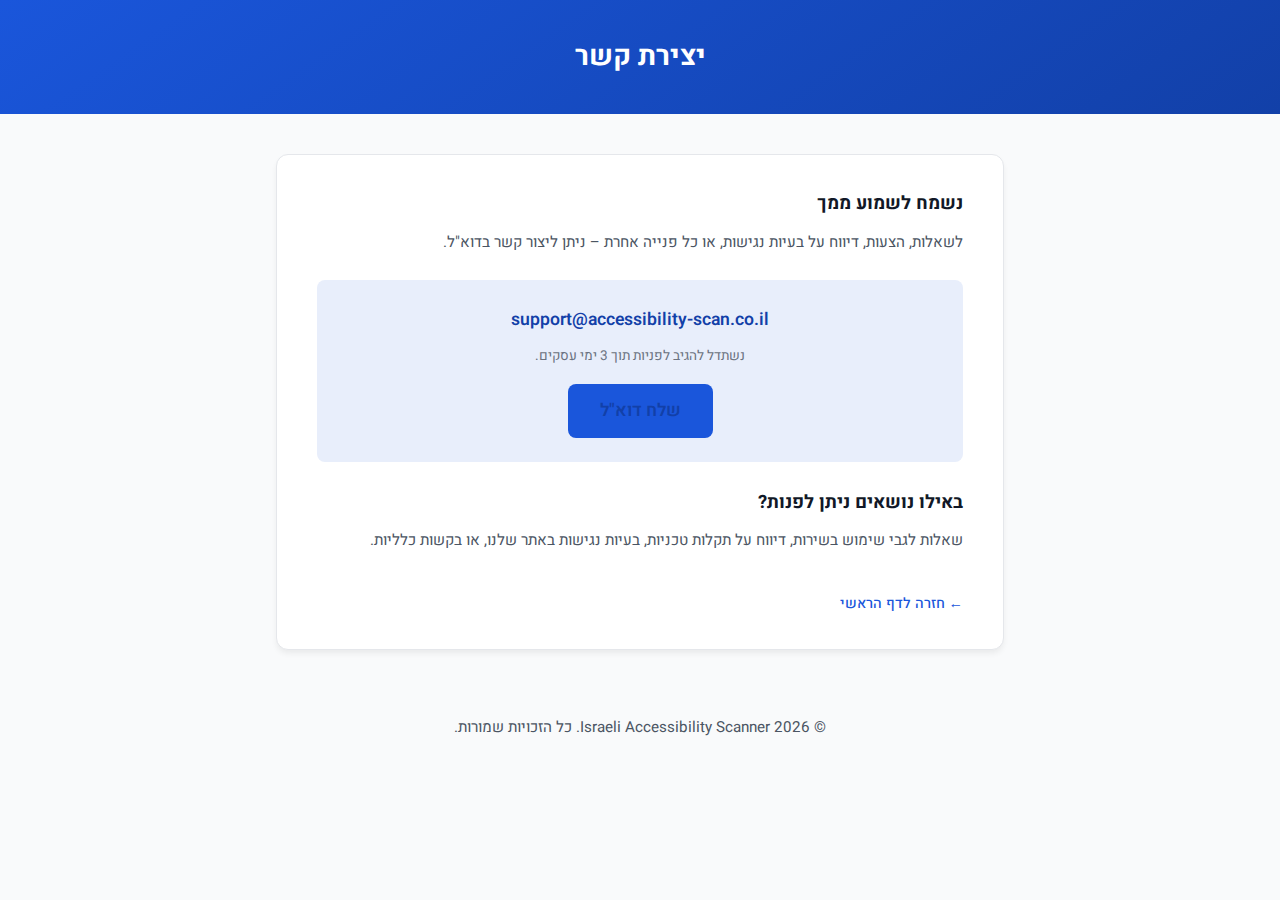
<file: frontend/legal/contact.html>
<!DOCTYPE html>
<html lang="he" dir="rtl">
<head>
    <meta charset="UTF-8">
    <meta name="viewport" content="width=device-width, initial-scale=1.0">
    <title>יצירת קשר - Israeli Accessibility Scanner</title>
    <link rel="preconnect" href="https://fonts.googleapis.com">
    <link rel="preconnect" href="https://fonts.gstatic.com" crossorigin>
    <link href="https://fonts.googleapis.com/css2?family=Heebo:wght@400;500;600;700&display=swap" rel="stylesheet">
    <style>
        *, *::before, *::after { margin: 0; padding: 0; box-sizing: border-box; }
        body {
            font-family: 'Heebo', sans-serif;
            line-height: 1.8;
            color: #1f2937;
            background: #f9fafb;
            direction: rtl;
        }
        .page-header {
            background: linear-gradient(145deg, #1a56db 0%, #1240a8 100%);
            color: #fff;
            padding: 2rem 0;
            text-align: center;
        }
        .page-header h1 { font-size: 1.75rem; font-weight: 700; }
        .container {
            max-width: 760px;
            margin: 0 auto;
            padding: 2.5rem 1rem;
        }
        .content-card {
            background: #fff;
            border-radius: 12px;
            padding: 2rem 2.5rem;
            box-shadow: 0 4px 6px -1px rgba(0,0,0,0.07);
            border: 1px solid #e5e7eb;
        }
        h2 { font-size: 1.15rem; font-weight: 700; color: #111827; margin: 1.5rem 0 0.5rem; }
        h2:first-child { margin-top: 0; }
        p { font-size: 0.95rem; color: #4b5563; margin-bottom: 0.75rem; }
        .email-box {
            background: #e8eefb;
            border-radius: 8px;
            padding: 1.5rem;
            text-align: center;
            margin: 1.5rem 0;
        }
        .email-box a {
            display: inline-block;
            color: #1240a8;
            font-size: 1.1rem;
            font-weight: 600;
            text-decoration: none;
            direction: ltr;
        }
        .email-box a:hover { text-decoration: underline; }
        .email-box p {
            font-size: 0.85rem;
            color: #6b7280;
            margin-top: 0.5rem;
            margin-bottom: 0;
        }
        .mailto-btn {
            display: inline-block;
            margin-top: 1rem;
            padding: 0.7rem 2rem;
            background: #1a56db;
            color: #fff;
            border-radius: 8px;
            text-decoration: none;
            font-weight: 600;
            font-size: 0.95rem;
            transition: background 0.2s;
        }
        .mailto-btn:hover { background: #1240a8; }
        .back-link {
            display: inline-block;
            margin-top: 1.5rem;
            color: #1a56db;
            text-decoration: none;
            font-weight: 500;
            font-size: 0.9rem;
        }
        .back-link:hover { text-decoration: underline; }
        .footer {
            text-align: center;
            padding: 1.5rem;
            font-size: 0.8rem;
            color: #9ca3af;
        }
    </style>
</head>
<body>
    <header class="page-header">
        <h1>יצירת קשר</h1>
    </header>
    <main class="container">
        <div class="content-card">
            <h2>נשמח לשמוע ממך</h2>
            <p>
                לשאלות, הצעות, דיווח על בעיות נגישות, או כל פנייה אחרת –
                ניתן ליצור קשר בדוא"ל.
            </p>

            <div class="email-box">
                <a href="mailto:support@accessibility-scan.co.il">support@accessibility-scan.co.il</a>
                <p>נשתדל להגיב לפניות תוך 3 ימי עסקים.</p>
                <a href="mailto:support@accessibility-scan.co.il?subject=%D7%A4%D7%A0%D7%99%D7%99%D7%94%20%D7%9E%D7%94%D7%90%D7%AA%D7%A8" class="mailto-btn">
                    שלח דוא"ל
                </a>
            </div>

            <h2>באילו נושאים ניתן לפנות?</h2>
            <p>
                שאלות לגבי שימוש בשירות, דיווח על תקלות טכניות,
                בעיות נגישות באתר שלנו, או בקשות כלליות.
            </p>

            <a href="/" class="back-link">&#8592; חזרה לדף הראשי</a>
        </div>
    </main>
    <footer class="footer">
        <p>&copy; 2026 Israeli Accessibility Scanner. כל הזכויות שמורות.</p>
    </footer>
</body>
</html>
</file>
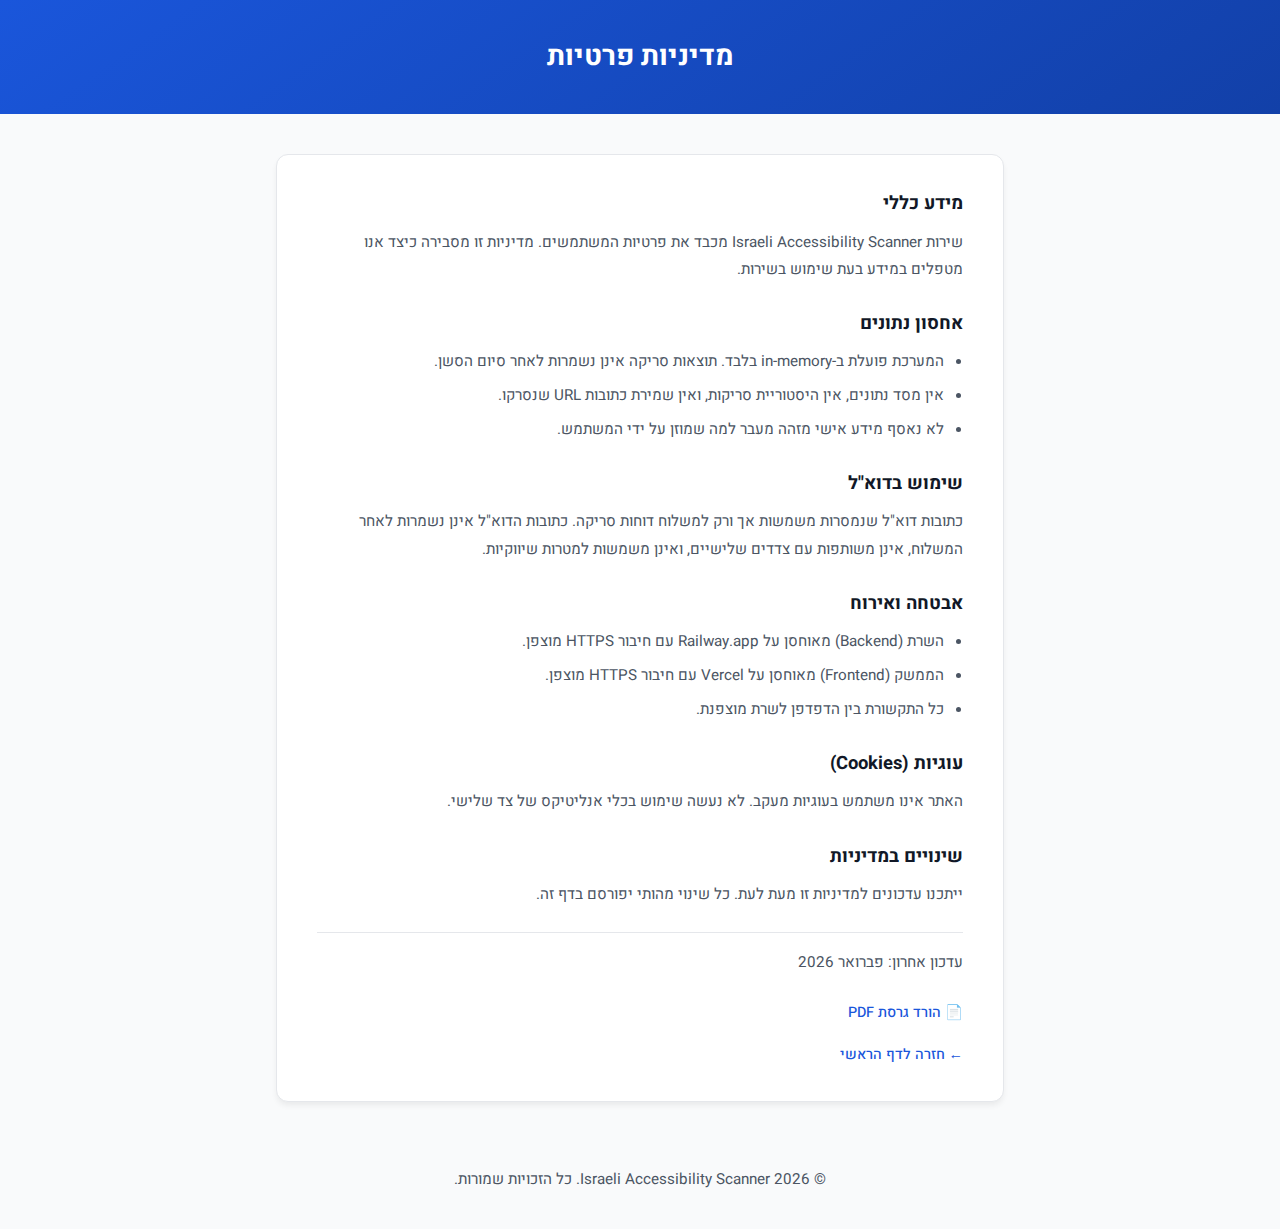
<file: frontend/legal/privacy.html>
<!DOCTYPE html>
<html lang="he" dir="rtl">
<head>
    <meta charset="UTF-8">
    <meta name="viewport" content="width=device-width, initial-scale=1.0">
    <title>מדיניות פרטיות - Israeli Accessibility Scanner</title>
    <link rel="preconnect" href="https://fonts.googleapis.com">
    <link rel="preconnect" href="https://fonts.gstatic.com" crossorigin>
    <link href="https://fonts.googleapis.com/css2?family=Heebo:wght@400;500;600;700&display=swap" rel="stylesheet">
    <style>
        *, *::before, *::after { margin: 0; padding: 0; box-sizing: border-box; }
        body {
            font-family: 'Heebo', sans-serif;
            line-height: 1.8;
            color: #1f2937;
            background: #f9fafb;
            direction: rtl;
        }
        .page-header {
            background: linear-gradient(145deg, #1a56db 0%, #1240a8 100%);
            color: #fff;
            padding: 2rem 0;
            text-align: center;
        }
        .page-header h1 { font-size: 1.75rem; font-weight: 700; }
        .container {
            max-width: 760px;
            margin: 0 auto;
            padding: 2.5rem 1rem;
        }
        .content-card {
            background: #fff;
            border-radius: 12px;
            padding: 2rem 2.5rem;
            box-shadow: 0 4px 6px -1px rgba(0,0,0,0.07);
            border: 1px solid #e5e7eb;
        }
        h2 { font-size: 1.15rem; font-weight: 700; color: #111827; margin: 1.5rem 0 0.5rem; }
        h2:first-child { margin-top: 0; }
        p { font-size: 0.95rem; color: #4b5563; margin-bottom: 0.75rem; }
        ul { padding-right: 1.2rem; margin-bottom: 1rem; }
        li { font-size: 0.95rem; color: #4b5563; margin-bottom: 0.4rem; }
        .last-updated {
            font-size: 0.8rem;
            color: #9ca3af;
            margin-top: 1.5rem;
            padding-top: 1rem;
            border-top: 1px solid #e5e7eb;
        }
        .pdf-download {
            display: inline-flex;
            align-items: center;
            gap: 6px;
            margin-top: 0.75rem;
            color: #1a56db;
            text-decoration: none;
            font-weight: 500;
            font-size: 0.9rem;
        }
        .pdf-download:hover { text-decoration: underline; }
        .back-link {
            display: inline-block;
            margin-top: 1rem;
            color: #1a56db;
            text-decoration: none;
            font-weight: 500;
            font-size: 0.9rem;
        }
        .back-link:hover { text-decoration: underline; }
        .footer {
            text-align: center;
            padding: 1.5rem;
            font-size: 0.8rem;
            color: #9ca3af;
        }
    </style>
</head>
<body>
    <header class="page-header">
        <h1>מדיניות פרטיות</h1>
    </header>
    <main class="container">
        <div class="content-card">
            <h2>מידע כללי</h2>
            <p>
                שירות Israeli Accessibility Scanner מכבד את פרטיות המשתמשים.
                מדיניות זו מסבירה כיצד אנו מטפלים במידע בעת שימוש בשירות.
            </p>

            <h2>אחסון נתונים</h2>
            <ul>
                <li>המערכת פועלת ב-in-memory בלבד. תוצאות סריקה אינן נשמרות לאחר סיום הסשן.</li>
                <li>אין מסד נתונים, אין היסטוריית סריקות, ואין שמירת כתובות URL שנסרקו.</li>
                <li>לא נאסף מידע אישי מזהה מעבר למה שמוזן על ידי המשתמש.</li>
            </ul>

            <h2>שימוש בדוא"ל</h2>
            <p>
                כתובות דוא"ל שנמסרות משמשות אך ורק למשלוח דוחות סריקה.
                כתובות הדוא"ל אינן נשמרות לאחר המשלוח, אינן משותפות עם צדדים שלישיים,
                ואינן משמשות למטרות שיווקיות.
            </p>

            <h2>אבטחה ואירוח</h2>
            <ul>
                <li>השרת (Backend) מאוחסן על Railway.app עם חיבור HTTPS מוצפן.</li>
                <li>הממשק (Frontend) מאוחסן על Vercel עם חיבור HTTPS מוצפן.</li>
                <li>כל התקשורת בין הדפדפן לשרת מוצפנת.</li>
            </ul>

            <h2>עוגיות (Cookies)</h2>
            <p>
                האתר אינו משתמש בעוגיות מעקב. לא נעשה שימוש בכלי אנליטיקס של צד שלישי.
            </p>

            <h2>שינויים במדיניות</h2>
            <p>
                ייתכנו עדכונים למדיניות זו מעת לעת. כל שינוי מהותי יפורסם בדף זה.
            </p>

            <div class="last-updated">
                <p>עדכון אחרון: פברואר 2026</p>
                <a href="/legal/pdf/privacy-policy.html" target="_blank" class="pdf-download" aria-label="הורד גרסת PDF של מדיניות פרטיות">&#128196; הורד גרסת PDF</a>
            </div>

            <a href="/" class="back-link">&#8592; חזרה לדף הראשי</a>
        </div>
    </main>
    <footer class="footer">
        <p>&copy; 2026 Israeli Accessibility Scanner. כל הזכויות שמורות.</p>
    </footer>
</body>
</html>
</file>
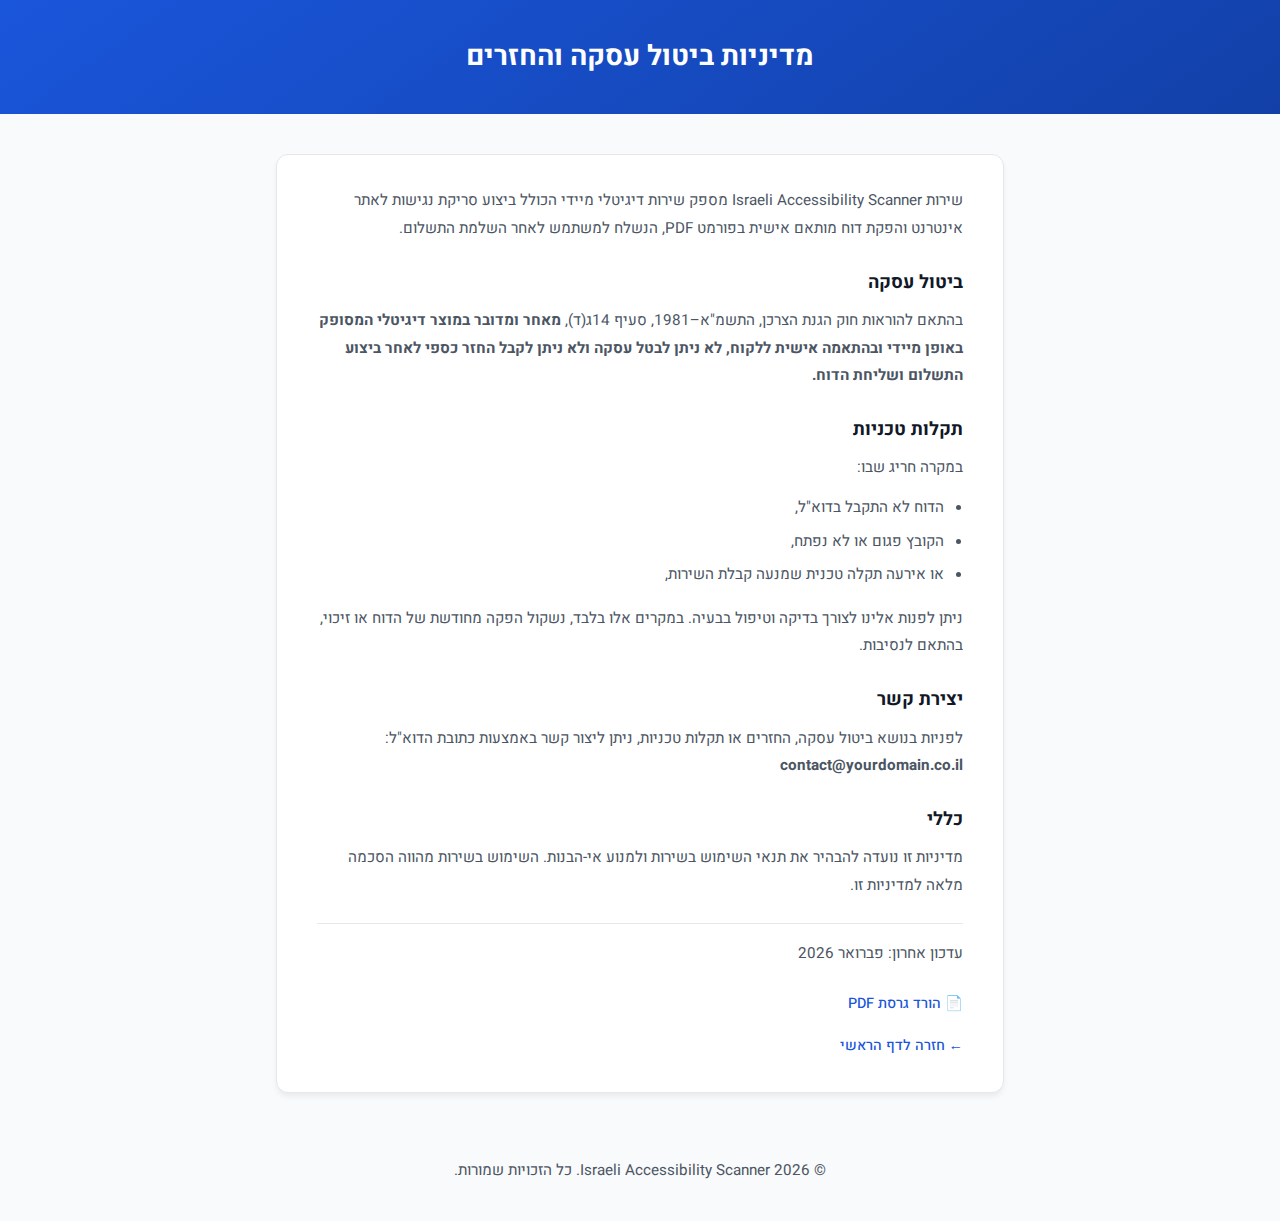
<file: frontend/legal/refund.html>
<!DOCTYPE html>
<html lang="he" dir="rtl">
<head>
    <meta charset="UTF-8">
    <meta name="viewport" content="width=device-width, initial-scale=1.0">
    <title>מדיניות ביטול עסקה והחזרים - Israeli Accessibility Scanner</title>
    <link rel="preconnect" href="https://fonts.googleapis.com">
    <link rel="preconnect" href="https://fonts.gstatic.com" crossorigin>
    <link href="https://fonts.googleapis.com/css2?family=Heebo:wght@400;500;600;700&display=swap" rel="stylesheet">
    <style>
        *, *::before, *::after { margin: 0; padding: 0; box-sizing: border-box; }
        body {
            font-family: 'Heebo', sans-serif;
            line-height: 1.8;
            color: #1f2937;
            background: #f9fafb;
            direction: rtl;
        }
        .page-header {
            background: linear-gradient(145deg, #1a56db 0%, #1240a8 100%);
            color: #fff;
            padding: 2rem 0;
            text-align: center;
        }
        .page-header h1 { font-size: 1.75rem; font-weight: 700; }
        .container {
            max-width: 760px;
            margin: 0 auto;
            padding: 2.5rem 1rem;
        }
        .content-card {
            background: #fff;
            border-radius: 12px;
            padding: 2rem 2.5rem;
            box-shadow: 0 4px 6px -1px rgba(0,0,0,0.07);
            border: 1px solid #e5e7eb;
        }
        h2 { font-size: 1.15rem; font-weight: 700; color: #111827; margin: 1.5rem 0 0.5rem; }
        h2:first-child { margin-top: 0; }
        p { font-size: 0.95rem; color: #4b5563; margin-bottom: 0.75rem; }
        ul { padding-right: 1.2rem; margin-bottom: 1rem; }
        li { font-size: 0.95rem; color: #4b5563; margin-bottom: 0.4rem; }
        .last-updated {
            font-size: 0.8rem;
            color: #9ca3af;
            margin-top: 1.5rem;
            padding-top: 1rem;
            border-top: 1px solid #e5e7eb;
        }
        .pdf-download {
            display: inline-flex;
            align-items: center;
            gap: 6px;
            margin-top: 0.75rem;
            color: #1a56db;
            text-decoration: none;
            font-weight: 500;
            font-size: 0.9rem;
        }
        .pdf-download:hover { text-decoration: underline; }
        .back-link {
            display: inline-block;
            margin-top: 1rem;
            color: #1a56db;
            text-decoration: none;
            font-weight: 500;
            font-size: 0.9rem;
        }
        .back-link:hover { text-decoration: underline; }
        .footer {
            text-align: center;
            padding: 1.5rem;
            font-size: 0.8rem;
            color: #9ca3af;
        }
    </style>
</head>
<body>
    <header class="page-header">
        <h1>מדיניות ביטול עסקה והחזרים</h1>
    </header>
    <main class="container">
        <div class="content-card">
            <p>
                שירות Israeli Accessibility Scanner מספק שירות דיגיטלי מיידי הכולל ביצוע סריקת נגישות לאתר אינטרנט
                והפקת דוח מותאם אישית בפורמט PDF, הנשלח למשתמש לאחר השלמת התשלום.
            </p>

            <h2>ביטול עסקה</h2>
            <p>
                בהתאם להוראות חוק הגנת הצרכן, התשמ"א–1981, סעיף 14ג(ד),
                <strong>מאחר ומדובר במוצר דיגיטלי המסופק באופן מיידי ובהתאמה אישית ללקוח, לא ניתן לבטל עסקה
                ולא ניתן לקבל החזר כספי לאחר ביצוע התשלום ושליחת הדוח.</strong>
            </p>

            <h2>תקלות טכניות</h2>
            <p>במקרה חריג שבו:</p>
            <ul>
                <li>הדוח לא התקבל בדוא"ל,</li>
                <li>הקובץ פגום או לא נפתח,</li>
                <li>או אירעה תקלה טכנית שמנעה קבלת השירות,</li>
            </ul>
            <p>
                ניתן לפנות אלינו לצורך בדיקה וטיפול בבעיה. במקרים אלו בלבד, נשקול הפקה מחודשת של הדוח או זיכוי,
                בהתאם לנסיבות.
            </p>

            <h2>יצירת קשר</h2>
            <p>
                לפניות בנושא ביטול עסקה, החזרים או תקלות טכניות, ניתן ליצור קשר באמצעות כתובת הדוא"ל:
                <br><strong>contact@yourdomain.co.il</strong>
            </p>

            <h2>כללי</h2>
            <p>
                מדיניות זו נועדה להבהיר את תנאי השימוש בשירות ולמנוע אי-הבנות. השימוש בשירות מהווה הסכמה מלאה למדיניות זו.
            </p>

            <div class="last-updated">
                <p>עדכון אחרון: פברואר 2026</p>
                <a href="/legal/pdf/refund-policy.html" target="_blank" class="pdf-download" aria-label="הורד גרסת PDF של מדיניות ביטול והחזרים">&#128196; הורד גרסת PDF</a>
            </div>

            <a href="/" class="back-link">&#8592; חזרה לדף הראשי</a>
        </div>
    </main>
    <footer class="footer">
        <p>&copy; 2026 Israeli Accessibility Scanner. כל הזכויות שמורות.</p>
    </footer>
</body>
</html>
</file>
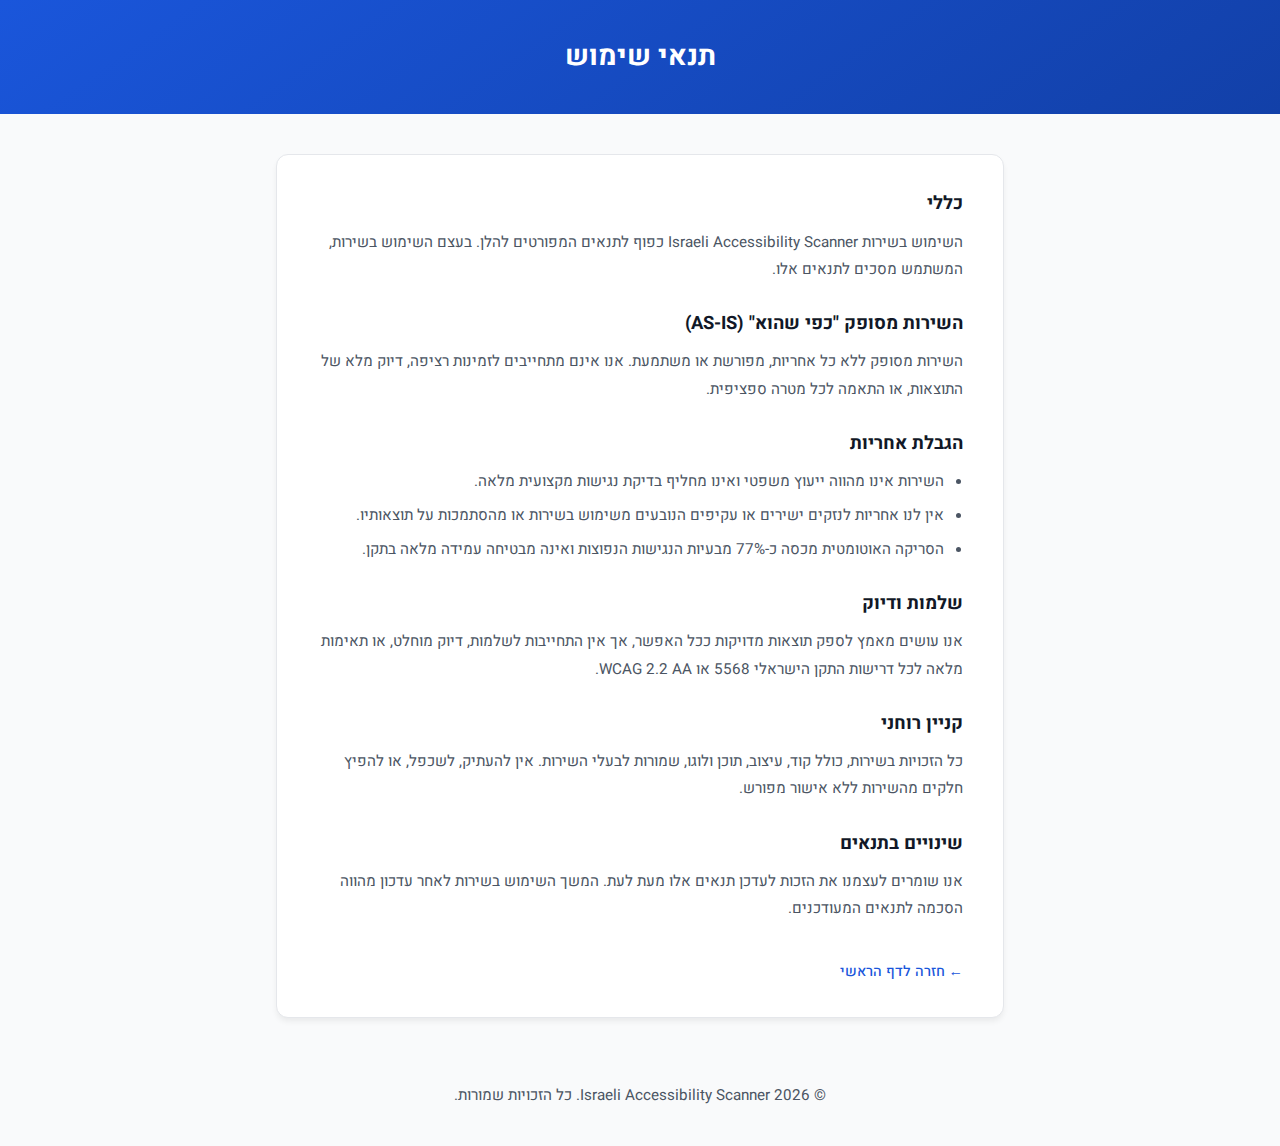
<file: frontend/legal/terms.html>
<!DOCTYPE html>
<html lang="he" dir="rtl">
<head>
    <meta charset="UTF-8">
    <meta name="viewport" content="width=device-width, initial-scale=1.0">
    <title>תנאי שימוש - Israeli Accessibility Scanner</title>
    <link rel="preconnect" href="https://fonts.googleapis.com">
    <link rel="preconnect" href="https://fonts.gstatic.com" crossorigin>
    <link href="https://fonts.googleapis.com/css2?family=Heebo:wght@400;500;600;700&display=swap" rel="stylesheet">
    <style>
        *, *::before, *::after { margin: 0; padding: 0; box-sizing: border-box; }
        body {
            font-family: 'Heebo', sans-serif;
            line-height: 1.8;
            color: #1f2937;
            background: #f9fafb;
            direction: rtl;
        }
        .page-header {
            background: linear-gradient(145deg, #1a56db 0%, #1240a8 100%);
            color: #fff;
            padding: 2rem 0;
            text-align: center;
        }
        .page-header h1 { font-size: 1.75rem; font-weight: 700; }
        .container {
            max-width: 760px;
            margin: 0 auto;
            padding: 2.5rem 1rem;
        }
        .content-card {
            background: #fff;
            border-radius: 12px;
            padding: 2rem 2.5rem;
            box-shadow: 0 4px 6px -1px rgba(0,0,0,0.07);
            border: 1px solid #e5e7eb;
        }
        h2 { font-size: 1.15rem; font-weight: 700; color: #111827; margin: 1.5rem 0 0.5rem; }
        h2:first-child { margin-top: 0; }
        p { font-size: 0.95rem; color: #4b5563; margin-bottom: 0.75rem; }
        ul { padding-right: 1.2rem; margin-bottom: 1rem; }
        li { font-size: 0.95rem; color: #4b5563; margin-bottom: 0.4rem; }
        .back-link {
            display: inline-block;
            margin-top: 1.5rem;
            color: #1a56db;
            text-decoration: none;
            font-weight: 500;
            font-size: 0.9rem;
        }
        .back-link:hover { text-decoration: underline; }
        .footer {
            text-align: center;
            padding: 1.5rem;
            font-size: 0.8rem;
            color: #9ca3af;
        }
    </style>
</head>
<body>
    <header class="page-header">
        <h1>תנאי שימוש</h1>
    </header>
    <main class="container">
        <div class="content-card">
            <h2>כללי</h2>
            <p>
                השימוש בשירות Israeli Accessibility Scanner כפוף לתנאים המפורטים להלן.
                בעצם השימוש בשירות, המשתמש מסכים לתנאים אלו.
            </p>

            <h2>השירות מסופק "כפי שהוא" (AS-IS)</h2>
            <p>
                השירות מסופק ללא כל אחריות, מפורשת או משתמעת.
                אנו אינם מתחייבים לזמינות רציפה, דיוק מלא של התוצאות,
                או התאמה לכל מטרה ספציפית.
            </p>

            <h2>הגבלת אחריות</h2>
            <ul>
                <li>השירות אינו מהווה ייעוץ משפטי ואינו מחליף בדיקת נגישות מקצועית מלאה.</li>
                <li>אין לנו אחריות לנזקים ישירים או עקיפים הנובעים משימוש בשירות או מהסתמכות על תוצאותיו.</li>
                <li>הסריקה האוטומטית מכסה כ-77% מבעיות הנגישות הנפוצות ואינה מבטיחה עמידה מלאה בתקן.</li>
            </ul>

            <h2>שלמות ודיוק</h2>
            <p>
                אנו עושים מאמץ לספק תוצאות מדויקות ככל האפשר, אך אין התחייבות
                לשלמות, דיוק מוחלט, או תאימות מלאה לכל דרישות התקן הישראלי 5568
                או WCAG 2.2 AA.
            </p>

            <h2>קניין רוחני</h2>
            <p>
                כל הזכויות בשירות, כולל קוד, עיצוב, תוכן ולוגו, שמורות לבעלי השירות.
                אין להעתיק, לשכפל, או להפיץ חלקים מהשירות ללא אישור מפורש.
            </p>

            <h2>שינויים בתנאים</h2>
            <p>
                אנו שומרים לעצמנו את הזכות לעדכן תנאים אלו מעת לעת.
                המשך השימוש בשירות לאחר עדכון מהווה הסכמה לתנאים המעודכנים.
            </p>

            <a href="/" class="back-link">&#8592; חזרה לדף הראשי</a>
        </div>
    </main>
    <footer class="footer">
        <p>&copy; 2026 Israeli Accessibility Scanner. כל הזכויות שמורות.</p>
    </footer>
</body>
</html>
</file>
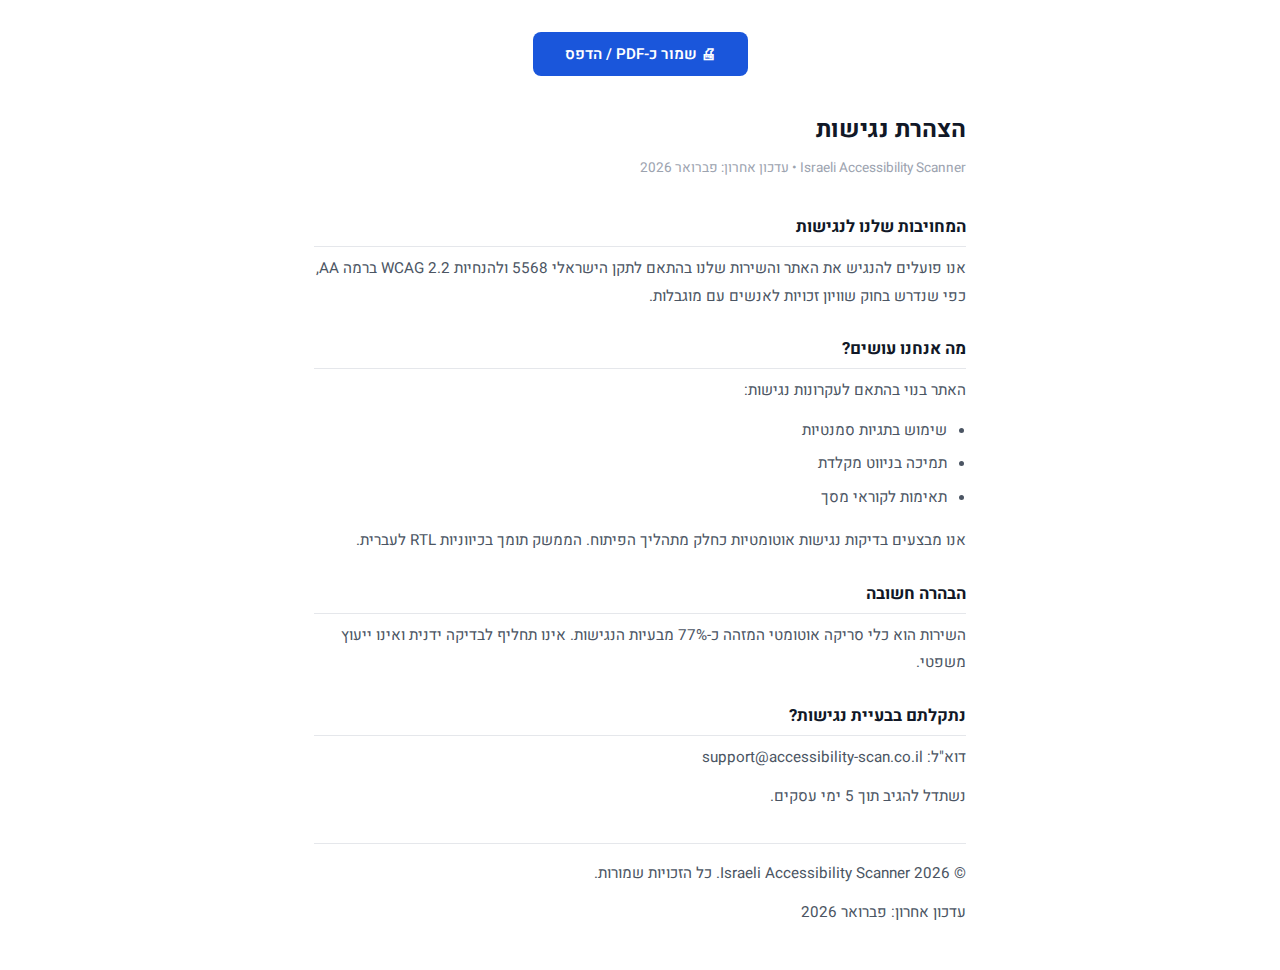
<file: frontend/legal/pdf/accessibility-statement.html>
<!DOCTYPE html>
<html lang="he" dir="rtl">
<head>
    <meta charset="UTF-8">
    <meta name="viewport" content="width=device-width, initial-scale=1.0">
    <title>הצהרת נגישות - Israeli Accessibility Scanner</title>
    <link href="https://fonts.googleapis.com/css2?family=Heebo:wght@400;600;700&display=swap" rel="stylesheet">
    <style>
        *, *::before, *::after { margin: 0; padding: 0; box-sizing: border-box; }
        body { font-family: 'Heebo', sans-serif; line-height: 1.8; color: #1f2937; background: #fff; direction: rtl; max-width: 700px; margin: 0 auto; padding: 2rem 1.5rem; }
        h1 { font-size: 1.5rem; font-weight: 700; color: #111827; margin-bottom: 0.25rem; }
        .subtitle { font-size: 0.85rem; color: #9ca3af; margin-bottom: 2rem; }
        h2 { font-size: 1.05rem; font-weight: 700; color: #111827; margin: 1.5rem 0 0.5rem; border-bottom: 1px solid #e5e7eb; padding-bottom: 0.25rem; }
        p { font-size: 0.95rem; color: #4b5563; margin-bottom: 0.75rem; }
        ul { padding-right: 1.2rem; margin-bottom: 1rem; }
        li { font-size: 0.95rem; color: #4b5563; margin-bottom: 0.4rem; }
        .doc-footer { margin-top: 2rem; padding-top: 1rem; border-top: 1px solid #e5e7eb; font-size: 0.8rem; color: #9ca3af; }
        .print-btn { display: block; margin: 0 auto 2rem; padding: 0.7rem 2rem; background: #1a56db; color: #fff; border: none; border-radius: 8px; font-family: 'Heebo', sans-serif; font-size: 0.95rem; font-weight: 600; cursor: pointer; }
        .print-btn:hover { background: #1240a8; }
        @media print { .print-btn { display: none; } body { padding: 0; } }
    </style>
</head>
<body>
    <button class="print-btn" onclick="window.print()">&#128424; שמור כ-PDF / הדפס</button>

    <h1>הצהרת נגישות</h1>
    <p class="subtitle">Israeli Accessibility Scanner &bull; עדכון אחרון: פברואר 2026</p>

    <h2>המחויבות שלנו לנגישות</h2>
    <p>אנו פועלים להנגיש את האתר והשירות שלנו בהתאם לתקן הישראלי 5568 ולהנחיות WCAG 2.2 ברמה AA, כפי שנדרש בחוק שוויון זכויות לאנשים עם מוגבלות.</p>

    <h2>מה אנחנו עושים?</h2>
    <p>האתר בנוי בהתאם לעקרונות נגישות:</p>
    <ul>
        <li>שימוש בתגיות סמנטיות</li>
        <li>תמיכה בניווט מקלדת</li>
        <li>תאימות לקוראי מסך</li>
    </ul>
    <p>אנו מבצעים בדיקות נגישות אוטומטיות כחלק מתהליך הפיתוח. הממשק תומך בכיווניות RTL לעברית.</p>

    <h2>הבהרה חשובה</h2>
    <p>השירות הוא כלי סריקה אוטומטי המזהה כ-77% מבעיות הנגישות. אינו תחליף לבדיקה ידנית ואינו ייעוץ משפטי.</p>

    <h2>נתקלתם בבעיית נגישות?</h2>
    <p>דוא"ל: support@accessibility-scan.co.il</p>
    <p>נשתדל להגיב תוך 5 ימי עסקים.</p>

    <div class="doc-footer">
        <p>&copy; 2026 Israeli Accessibility Scanner. כל הזכויות שמורות.</p>
        <p>עדכון אחרון: פברואר 2026</p>
    </div>
</body>
</html>
</file>
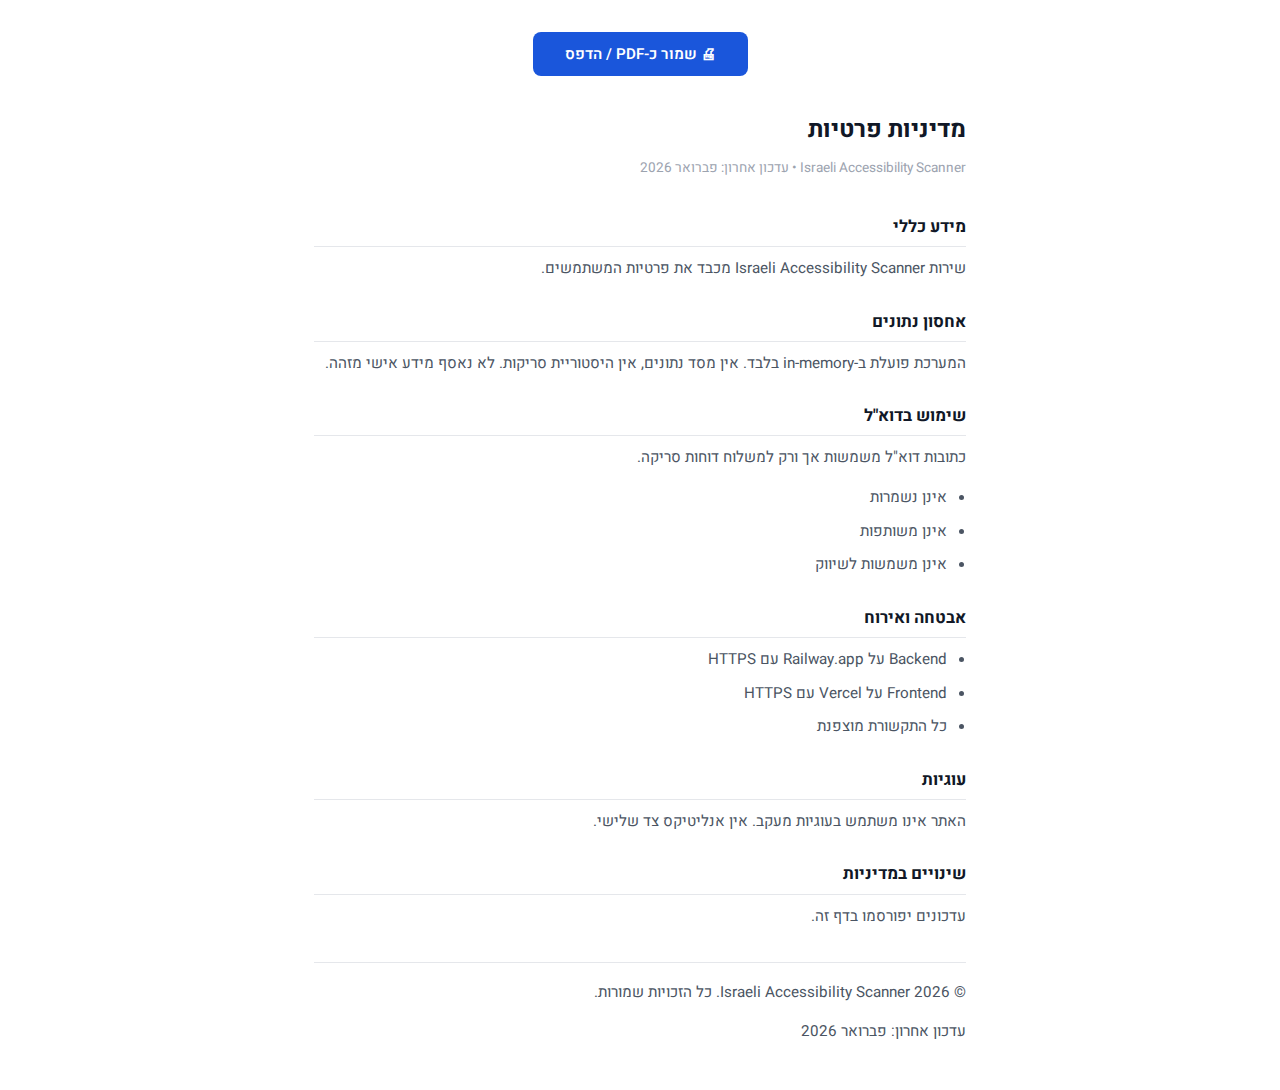
<file: frontend/legal/pdf/privacy-policy.html>
<!DOCTYPE html>
<html lang="he" dir="rtl">
<head>
    <meta charset="UTF-8">
    <meta name="viewport" content="width=device-width, initial-scale=1.0">
    <title>מדיניות פרטיות - Israeli Accessibility Scanner</title>
    <link href="https://fonts.googleapis.com/css2?family=Heebo:wght@400;600;700&display=swap" rel="stylesheet">
    <style>
        *, *::before, *::after { margin: 0; padding: 0; box-sizing: border-box; }
        body { font-family: 'Heebo', sans-serif; line-height: 1.8; color: #1f2937; background: #fff; direction: rtl; max-width: 700px; margin: 0 auto; padding: 2rem 1.5rem; }
        h1 { font-size: 1.5rem; font-weight: 700; color: #111827; margin-bottom: 0.25rem; }
        .subtitle { font-size: 0.85rem; color: #9ca3af; margin-bottom: 2rem; }
        h2 { font-size: 1.05rem; font-weight: 700; color: #111827; margin: 1.5rem 0 0.5rem; border-bottom: 1px solid #e5e7eb; padding-bottom: 0.25rem; }
        p { font-size: 0.95rem; color: #4b5563; margin-bottom: 0.75rem; }
        ul { padding-right: 1.2rem; margin-bottom: 1rem; }
        li { font-size: 0.95rem; color: #4b5563; margin-bottom: 0.4rem; }
        .doc-footer { margin-top: 2rem; padding-top: 1rem; border-top: 1px solid #e5e7eb; font-size: 0.8rem; color: #9ca3af; }
        .print-btn { display: block; margin: 0 auto 2rem; padding: 0.7rem 2rem; background: #1a56db; color: #fff; border: none; border-radius: 8px; font-family: 'Heebo', sans-serif; font-size: 0.95rem; font-weight: 600; cursor: pointer; }
        .print-btn:hover { background: #1240a8; }
        @media print { .print-btn { display: none; } body { padding: 0; } }
    </style>
</head>
<body>
    <button class="print-btn" onclick="window.print()">&#128424; שמור כ-PDF / הדפס</button>

    <h1>מדיניות פרטיות</h1>
    <p class="subtitle">Israeli Accessibility Scanner &bull; עדכון אחרון: פברואר 2026</p>

    <h2>מידע כללי</h2>
    <p>שירות Israeli Accessibility Scanner מכבד את פרטיות המשתמשים.</p>

    <h2>אחסון נתונים</h2>
    <p>המערכת פועלת ב-in-memory בלבד. אין מסד נתונים, אין היסטוריית סריקות. לא נאסף מידע אישי מזהה.</p>

    <h2>שימוש בדוא"ל</h2>
    <p>כתובות דוא"ל משמשות אך ורק למשלוח דוחות סריקה.</p>
    <ul>
        <li>אינן נשמרות</li>
        <li>אינן משותפות</li>
        <li>אינן משמשות לשיווק</li>
    </ul>

    <h2>אבטחה ואירוח</h2>
    <ul>
        <li>Backend על Railway.app עם HTTPS</li>
        <li>Frontend על Vercel עם HTTPS</li>
        <li>כל התקשורת מוצפנת</li>
    </ul>

    <h2>עוגיות</h2>
    <p>האתר אינו משתמש בעוגיות מעקב. אין אנליטיקס צד שלישי.</p>

    <h2>שינויים במדיניות</h2>
    <p>עדכונים יפורסמו בדף זה.</p>

    <div class="doc-footer">
        <p>&copy; 2026 Israeli Accessibility Scanner. כל הזכויות שמורות.</p>
        <p>עדכון אחרון: פברואר 2026</p>
    </div>
</body>
</html>
</file>
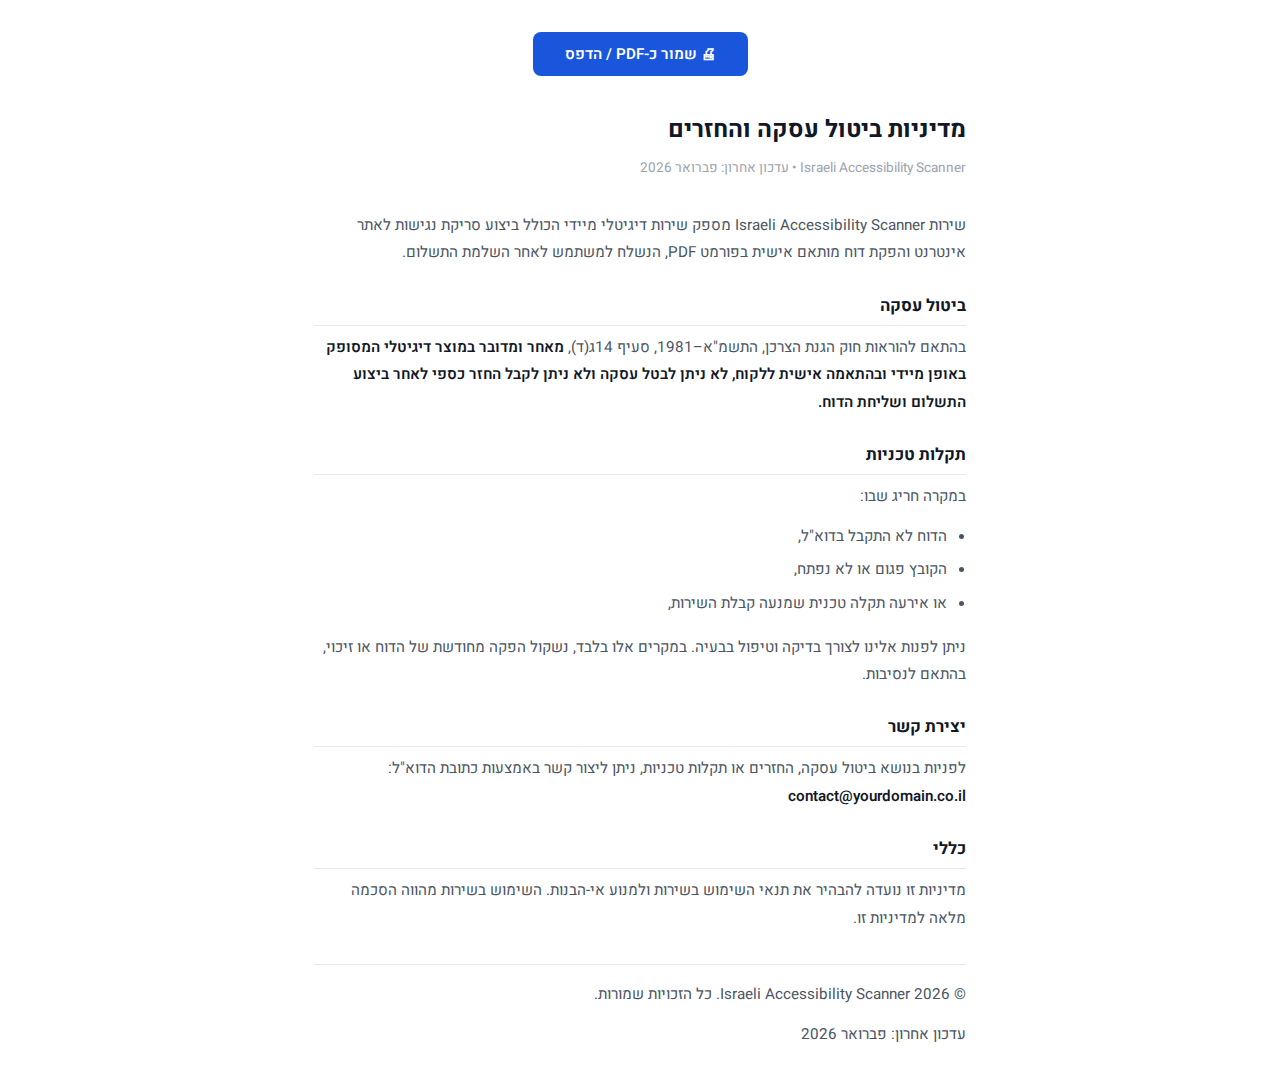
<file: frontend/legal/pdf/refund-policy.html>
<!DOCTYPE html>
<html lang="he" dir="rtl">
<head>
    <meta charset="UTF-8">
    <meta name="viewport" content="width=device-width, initial-scale=1.0">
    <title>מדיניות ביטול עסקה והחזרים - Israeli Accessibility Scanner</title>
    <link href="https://fonts.googleapis.com/css2?family=Heebo:wght@400;600;700&display=swap" rel="stylesheet">
    <style>
        *, *::before, *::after { margin: 0; padding: 0; box-sizing: border-box; }
        body { font-family: 'Heebo', sans-serif; line-height: 1.8; color: #1f2937; background: #fff; direction: rtl; max-width: 700px; margin: 0 auto; padding: 2rem 1.5rem; }
        h1 { font-size: 1.5rem; font-weight: 700; color: #111827; margin-bottom: 0.25rem; }
        .subtitle { font-size: 0.85rem; color: #9ca3af; margin-bottom: 2rem; }
        h2 { font-size: 1.05rem; font-weight: 700; color: #111827; margin: 1.5rem 0 0.5rem; border-bottom: 1px solid #e5e7eb; padding-bottom: 0.25rem; }
        p { font-size: 0.95rem; color: #4b5563; margin-bottom: 0.75rem; }
        ul { padding-right: 1.2rem; margin-bottom: 1rem; }
        li { font-size: 0.95rem; color: #4b5563; margin-bottom: 0.4rem; }
        strong { font-weight: 600; color: #111827; }
        .doc-footer { margin-top: 2rem; padding-top: 1rem; border-top: 1px solid #e5e7eb; font-size: 0.8rem; color: #9ca3af; }
        .print-btn { display: block; margin: 0 auto 2rem; padding: 0.7rem 2rem; background: #1a56db; color: #fff; border: none; border-radius: 8px; font-family: 'Heebo', sans-serif; font-size: 0.95rem; font-weight: 600; cursor: pointer; }
        .print-btn:hover { background: #1240a8; }
        @media print { .print-btn { display: none; } body { padding: 0; } }
    </style>
</head>
<body>
    <button class="print-btn" onclick="window.print()">&#128424; שמור כ-PDF / הדפס</button>

    <h1>מדיניות ביטול עסקה והחזרים</h1>
    <p class="subtitle">Israeli Accessibility Scanner &bull; עדכון אחרון: פברואר 2026</p>

    <p>
        שירות Israeli Accessibility Scanner מספק שירות דיגיטלי מיידי הכולל ביצוע סריקת נגישות לאתר אינטרנט
        והפקת דוח מותאם אישית בפורמט PDF, הנשלח למשתמש לאחר השלמת התשלום.
    </p>

    <h2>ביטול עסקה</h2>
    <p>
        בהתאם להוראות חוק הגנת הצרכן, התשמ"א–1981, סעיף 14ג(ד),
        <strong>מאחר ומדובר במוצר דיגיטלי המסופק באופן מיידי ובהתאמה אישית ללקוח, לא ניתן לבטל עסקה
        ולא ניתן לקבל החזר כספי לאחר ביצוע התשלום ושליחת הדוח.</strong>
    </p>

    <h2>תקלות טכניות</h2>
    <p>במקרה חריג שבו:</p>
    <ul>
        <li>הדוח לא התקבל בדוא"ל,</li>
        <li>הקובץ פגום או לא נפתח,</li>
        <li>או אירעה תקלה טכנית שמנעה קבלת השירות,</li>
    </ul>
    <p>
        ניתן לפנות אלינו לצורך בדיקה וטיפול בבעיה. במקרים אלו בלבד, נשקול הפקה מחודשת של הדוח או זיכוי,
        בהתאם לנסיבות.
    </p>

    <h2>יצירת קשר</h2>
    <p>
        לפניות בנושא ביטול עסקה, החזרים או תקלות טכניות, ניתן ליצור קשר באמצעות כתובת הדוא"ל:
        <br><strong>contact@yourdomain.co.il</strong>
    </p>

    <h2>כללי</h2>
    <p>
        מדיניות זו נועדה להבהיר את תנאי השימוש בשירות ולמנוע אי-הבנות. השימוש בשירות מהווה הסכמה מלאה למדיניות זו.
    </p>

    <div class="doc-footer">
        <p>&copy; 2026 Israeli Accessibility Scanner. כל הזכויות שמורות.</p>
        <p>עדכון אחרון: פברואר 2026</p>
    </div>
</body>
</html>
</file>
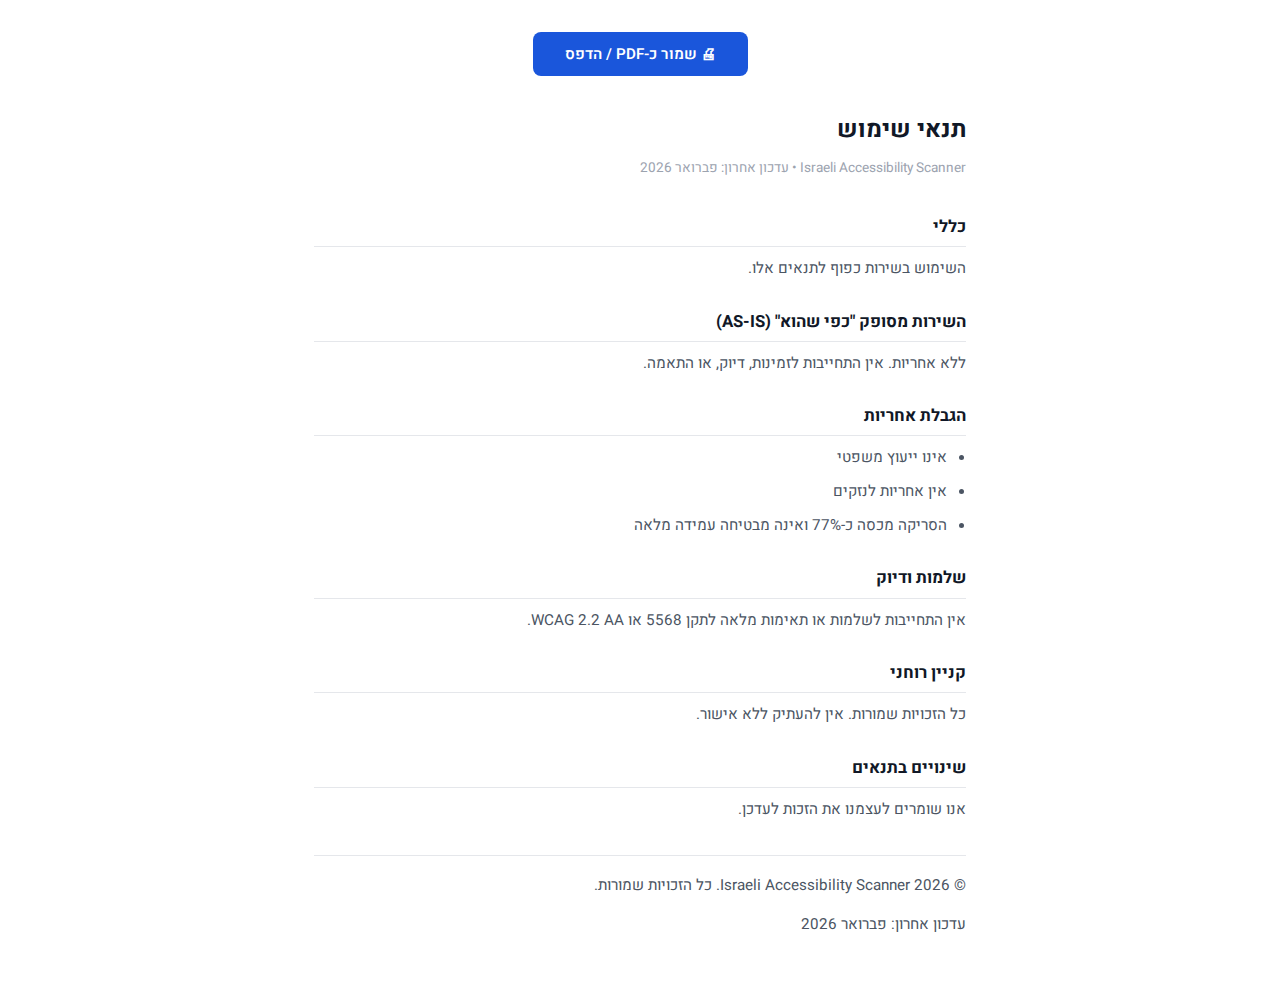
<file: frontend/legal/pdf/terms-of-service.html>
<!DOCTYPE html>
<html lang="he" dir="rtl">
<head>
    <meta charset="UTF-8">
    <meta name="viewport" content="width=device-width, initial-scale=1.0">
    <title>תנאי שימוש - Israeli Accessibility Scanner</title>
    <link href="https://fonts.googleapis.com/css2?family=Heebo:wght@400;600;700&display=swap" rel="stylesheet">
    <style>
        *, *::before, *::after { margin: 0; padding: 0; box-sizing: border-box; }
        body { font-family: 'Heebo', sans-serif; line-height: 1.8; color: #1f2937; background: #fff; direction: rtl; max-width: 700px; margin: 0 auto; padding: 2rem 1.5rem; }
        h1 { font-size: 1.5rem; font-weight: 700; color: #111827; margin-bottom: 0.25rem; }
        .subtitle { font-size: 0.85rem; color: #9ca3af; margin-bottom: 2rem; }
        h2 { font-size: 1.05rem; font-weight: 700; color: #111827; margin: 1.5rem 0 0.5rem; border-bottom: 1px solid #e5e7eb; padding-bottom: 0.25rem; }
        p { font-size: 0.95rem; color: #4b5563; margin-bottom: 0.75rem; }
        ul { padding-right: 1.2rem; margin-bottom: 1rem; }
        li { font-size: 0.95rem; color: #4b5563; margin-bottom: 0.4rem; }
        .doc-footer { margin-top: 2rem; padding-top: 1rem; border-top: 1px solid #e5e7eb; font-size: 0.8rem; color: #9ca3af; }
        .print-btn { display: block; margin: 0 auto 2rem; padding: 0.7rem 2rem; background: #1a56db; color: #fff; border: none; border-radius: 8px; font-family: 'Heebo', sans-serif; font-size: 0.95rem; font-weight: 600; cursor: pointer; }
        .print-btn:hover { background: #1240a8; }
        @media print { .print-btn { display: none; } body { padding: 0; } }
    </style>
</head>
<body>
    <button class="print-btn" onclick="window.print()">&#128424; שמור כ-PDF / הדפס</button>

    <h1>תנאי שימוש</h1>
    <p class="subtitle">Israeli Accessibility Scanner &bull; עדכון אחרון: פברואר 2026</p>

    <h2>כללי</h2>
    <p>השימוש בשירות כפוף לתנאים אלו.</p>

    <h2>השירות מסופק "כפי שהוא" (AS-IS)</h2>
    <p>ללא אחריות. אין התחייבות לזמינות, דיוק, או התאמה.</p>

    <h2>הגבלת אחריות</h2>
    <ul>
        <li>אינו ייעוץ משפטי</li>
        <li>אין אחריות לנזקים</li>
        <li>הסריקה מכסה כ-77% ואינה מבטיחה עמידה מלאה</li>
    </ul>

    <h2>שלמות ודיוק</h2>
    <p>אין התחייבות לשלמות או תאימות מלאה לתקן 5568 או WCAG 2.2 AA.</p>

    <h2>קניין רוחני</h2>
    <p>כל הזכויות שמורות. אין להעתיק ללא אישור.</p>

    <h2>שינויים בתנאים</h2>
    <p>אנו שומרים לעצמנו את הזכות לעדכן.</p>

    <div class="doc-footer">
        <p>&copy; 2026 Israeli Accessibility Scanner. כל הזכויות שמורות.</p>
        <p>עדכון אחרון: פברואר 2026</p>
    </div>
</body>
</html>
</file>
<file: frontend/style.css>
/* ========================================
   Israeli Accessibility Scanner – v2
   Enterprise-grade premium design
   RTL Hebrew with Heebo font
   ======================================== */

/* Reset & Base */
*, *::before, *::after {
    margin: 0;
    padding: 0;
    box-sizing: border-box;
}

:root {
    --font-family: 'Heebo', -apple-system, BlinkMacSystemFont, 'Segoe UI', sans-serif;

    --primary: #1a56db;
    --primary-dark: #1240a8;
    --primary-light: #e8eefb;

    --success: #059669;
    --success-bg: #ecfdf5;
    --warning: #d97706;
    --warning-bg: #fffbeb;
    --danger: #dc2626;
    --danger-bg: #fef2f2;
    --info: #0891b2;
    --info-bg: #ecfeff;

    --grey-50: #f9fafb;
    --grey-100: #f3f4f6;
    --grey-200: #e5e7eb;
    --grey-300: #d1d5db;
    --grey-400: #9ca3af;
    --grey-500: #6b7280;
    --grey-600: #4b5563;
    --grey-700: #374151;
    --grey-800: #1f2937;
    --grey-900: #111827;

    --radius-sm: 6px;
    --radius: 10px;
    --radius-lg: 16px;
    --radius-xl: 24px;

    --shadow-sm: 0 1px 2px rgba(0, 0, 0, 0.05);
    --shadow: 0 4px 6px -1px rgba(0, 0, 0, 0.07), 0 2px 4px -2px rgba(0, 0, 0, 0.05);
    --shadow-md: 0 10px 15px -3px rgba(0, 0, 0, 0.08), 0 4px 6px -4px rgba(0, 0, 0, 0.05);
    --shadow-lg: 0 20px 40px -8px rgba(0, 0, 0, 0.1);

    --max-width: 960px;
    --spacing: 1rem;
}

body {
    font-family: var(--font-family);
    font-weight: 400;
    line-height: 1.7;
    color: var(--grey-800);
    background: var(--grey-50);
    direction: rtl;
    -webkit-font-smoothing: antialiased;
}

/* Container */
.container {
    max-width: var(--max-width);
    margin: 0 auto;
    padding: 0 var(--spacing);
}

/* ========== Header ========== */
.header {
    background: linear-gradient(145deg, var(--primary) 0%, var(--primary-dark) 100%);
    color: #fff;
    padding: 3.5rem 0 3rem;
    text-align: center;
    position: relative;
    overflow: hidden;
}

.header::before {
    content: '';
    position: absolute;
    top: -50%;
    left: -10%;
    width: 60%;
    height: 200%;
    background: radial-gradient(ellipse, rgba(255,255,255,0.06) 0%, transparent 70%);
    pointer-events: none;
}

.header-badge {
    display: inline-block;
    font-size: 0.75rem;
    font-weight: 600;
    letter-spacing: 0.05em;
    padding: 4px 14px;
    border: 1px solid rgba(255,255,255,0.35);
    border-radius: 50px;
    margin-bottom: 1rem;
    color: rgba(255,255,255,0.9);
}

.header h1 {
    font-size: 2.5rem;
    font-weight: 800;
    margin-bottom: 0.4rem;
    letter-spacing: -0.02em;
}

.tagline {
    font-size: 1.1rem;
    font-weight: 300;
    opacity: 0.9;
}

/* ========== Main ========== */
.main {
    padding: 2.5rem 0;
    min-height: calc(100vh - 400px);
}

/* ========== Scanner Section ========== */
.scanner-section {
    margin-bottom: 2rem;
}

.scanner-card {
    background: #fff;
    padding: 2.5rem;
    border-radius: var(--radius-lg);
    box-shadow: var(--shadow-md);
    border: 1px solid var(--grey-200);
}

.scanner-card h2 {
    font-size: 1.75rem;
    font-weight: 700;
    margin-bottom: 0.3rem;
    color: var(--grey-900);
}

.subtitle {
    color: var(--grey-500);
    margin-bottom: 2rem;
    font-size: 0.95rem;
}

/* Form */
.scan-form {
    margin-bottom: 2rem;
}

.form-label {
    display: block;
    margin-bottom: 0.5rem;
    font-weight: 600;
    font-size: 0.95rem;
    color: var(--grey-700);
}

.input-group {
    display: flex;
    gap: 0.5rem;
    margin-bottom: 0.5rem;
}

.url-input,
.email-input {
    flex: 1;
    padding: 0.8rem 1rem;
    border: 2px solid var(--grey-200);
    border-radius: var(--radius);
    font-family: var(--font-family);
    font-size: 1rem;
    color: var(--grey-800);
    direction: ltr;
    text-align: right;
    transition: border-color 0.2s, box-shadow 0.2s;
}

.url-input:focus,
.email-input:focus {
    outline: none;
    border-color: var(--primary);
    box-shadow: 0 0 0 3px rgba(26, 86, 219, 0.12);
}

.help-text {
    display: block;
    font-size: 0.8rem;
    color: var(--grey-400);
    margin-top: 0.25rem;
}

/* Buttons */
.btn-primary {
    display: inline-flex;
    align-items: center;
    justify-content: center;
    gap: 8px;
    padding: 0.8rem 1.8rem;
    border: none;
    border-radius: var(--radius);
    font-family: var(--font-family);
    font-size: 1rem;
    font-weight: 600;
    color: #fff;
    background: var(--primary);
    cursor: pointer;
    min-width: 150px;
    transition: background 0.2s, transform 0.15s, box-shadow 0.2s;
}

.btn-primary:hover {
    background: var(--primary-dark);
    transform: translateY(-1px);
    box-shadow: 0 4px 12px rgba(26, 86, 219, 0.25);
}

.btn-primary:focus-visible {
    outline: 2px solid var(--primary);
    outline-offset: 2px;
}

.btn-primary:disabled {
    background: var(--grey-300);
    cursor: not-allowed;
    transform: none;
    box-shadow: none;
}

.btn-secondary-link {
    background: transparent;
    border: none;
    color: var(--primary);
    cursor: pointer;
    font-family: var(--font-family);
    font-size: 0.95rem;
    font-weight: 500;
    text-decoration: none;
    transition: color 0.2s;
    padding: 8px 0;
}

.btn-secondary-link:hover {
    color: var(--primary-dark);
    text-decoration: underline;
}

/* Loader */
.loader {
    display: inline-block;
    width: 18px;
    height: 18px;
    border: 3px solid rgba(255, 255, 255, 0.3);
    border-top-color: #fff;
    border-radius: 50%;
    animation: spin 0.7s linear infinite;
}

@keyframes spin {
    to { transform: rotate(360deg); }
}

/* Error Message */
.error-message {
    background: var(--danger-bg);
    color: var(--danger);
    padding: 0.75rem 1rem;
    border-radius: var(--radius-sm);
    border-right: 4px solid var(--danger);
    margin-top: 0.75rem;
    font-size: 0.9rem;
    font-weight: 500;
}

/* Coverage Info */
.coverage-info {
    background: var(--grey-50);
    padding: 1.5rem;
    border-radius: var(--radius);
    margin-top: 2rem;
    border: 1px solid var(--grey-200);
}

.coverage-info h3 {
    margin-bottom: 1rem;
    font-size: 1rem;
    font-weight: 600;
    color: var(--grey-700);
}

.coverage-grid {
    display: grid;
    grid-template-columns: repeat(auto-fit, minmax(180px, 1fr));
    gap: 0.6rem;
    margin-bottom: 1rem;
}

.coverage-item {
    display: flex;
    align-items: center;
    gap: 0.5rem;
    font-size: 0.9rem;
    color: var(--grey-600);
}

.check-icon {
    color: var(--success);
    font-weight: bold;
    font-size: 1.1rem;
    flex-shrink: 0;
}

.coverage-note {
    font-size: 0.8rem;
    color: var(--grey-400);
    margin-top: 0.5rem;
}

/* ========== Results Section ========== */
.results-section {
    animation: fadeIn 0.4s ease;
}

@keyframes fadeIn {
    from { opacity: 0; transform: translateY(16px); }
    to { opacity: 1; transform: translateY(0); }
}

.results-card {
    background: #fff;
    border-radius: var(--radius-lg);
    padding: 2.5rem;
    box-shadow: var(--shadow-lg);
    border: 1px solid var(--grey-200);
}

.results-status {
    display: flex;
    align-items: center;
    gap: 8px;
    margin-bottom: 4px;
}

.status-dot {
    width: 10px;
    height: 10px;
    border-radius: 50%;
    background: var(--success);
    display: inline-block;
    box-shadow: 0 0 0 3px rgba(5, 150, 105, 0.15);
}

.status-text {
    font-size: 0.85rem;
    font-weight: 500;
    color: var(--success);
}

.results-title {
    font-size: 1.5rem;
    font-weight: 700;
    color: var(--grey-900);
    margin-bottom: 4px;
}

.results-url {
    font-size: 0.85rem;
    color: var(--grey-400);
    margin-bottom: 1.5rem;
    direction: ltr;
    text-align: right;
    word-break: break-all;
}

/* Score + Risk Row */
.score-risk-row {
    display: grid;
    grid-template-columns: 1fr 1fr;
    gap: 1.5rem;
    margin-bottom: 2rem;
}

/* Score Block */
.score-block {
    background: var(--grey-50);
    border: 1px solid var(--grey-200);
    border-radius: var(--radius-lg);
    padding: 2rem 1.5rem;
    text-align: center;
    display: flex;
    flex-direction: column;
    align-items: center;
}

.score-label {
    font-size: 0.85rem;
    font-weight: 600;
    color: var(--grey-500);
    text-transform: uppercase;
    letter-spacing: 0.03em;
    margin-bottom: 1rem;
}

.score-ring {
    position: relative;
    width: 120px;
    height: 120px;
    margin-bottom: 0.75rem;
}

.score-ring svg {
    width: 100%;
    height: 100%;
    transform: rotate(-90deg);
}

.score-ring-bg {
    fill: none;
    stroke: var(--grey-200);
    stroke-width: 8;
}

.score-ring-fill {
    fill: none;
    stroke: var(--success);
    stroke-width: 8;
    stroke-linecap: round;
    stroke-dasharray: 327;
    stroke-dashoffset: 327;
    transition: stroke-dashoffset 1.2s cubic-bezier(0.4, 0, 0.2, 1), stroke 0.3s;
}

.score-number {
    position: absolute;
    top: 50%;
    left: 50%;
    transform: translate(-50%, -50%);
    font-size: 2rem;
    font-weight: 800;
    color: var(--grey-800);
}

.score-desc {
    font-size: 0.85rem;
    color: var(--grey-500);
}

/* Risk Block */
.risk-block {
    border: 2px solid var(--grey-200);
    border-radius: var(--radius-lg);
    padding: 2rem 1.5rem;
    text-align: center;
    display: flex;
    flex-direction: column;
    align-items: center;
    transition: border-color 0.3s;
}

.risk-label {
    font-size: 0.85rem;
    font-weight: 600;
    color: var(--grey-500);
    text-transform: uppercase;
    letter-spacing: 0.03em;
    margin-bottom: 1rem;
}

.risk-badge {
    display: inline-block;
    font-size: 1.3rem;
    font-weight: 800;
    padding: 8px 28px;
    border-radius: 50px;
    margin-bottom: 0.5rem;
    background: var(--grey-100);
    color: var(--grey-500);
    border: 2px solid var(--grey-300);
    transition: all 0.3s;
}

.risk-fine {
    font-size: 0.8rem;
    font-weight: 600;
    color: var(--grey-500);
    margin-bottom: 0.75rem;
}

.risk-note {
    font-size: 0.8rem;
    color: var(--grey-400);
    line-height: 1.5;
}

/* Risk severity levels */
.risk-block.risk-low {
    border-color: var(--success);
}
.risk-block.risk-low .risk-badge {
    background: var(--success-bg);
    color: var(--success);
    border-color: var(--success);
}

.risk-block.risk-medium {
    border-color: var(--warning);
}
.risk-block.risk-medium .risk-badge {
    background: var(--warning-bg);
    color: var(--warning);
    border-color: var(--warning);
}

.risk-block.risk-high,
.risk-block.risk-critical {
    border-color: var(--danger);
}
.risk-block.risk-high .risk-badge,
.risk-block.risk-critical .risk-badge {
    background: var(--danger-bg);
    color: var(--danger);
    border-color: var(--danger);
}

/* ========== Issues Grid ========== */
.findings-summary {
    margin-bottom: 1.5rem;
}

.summary-title {
    font-size: 1rem;
    font-weight: 600;
    color: var(--grey-700);
    margin-bottom: 1rem;
}

.issues-grid {
    display: grid;
    grid-template-columns: repeat(4, 1fr);
    gap: 12px;
    margin-bottom: 0.75rem;
}

.issue-card {
    display: flex;
    flex-direction: column;
    align-items: center;
    gap: 6px;
    padding: 1.25rem 0.75rem;
    border-radius: var(--radius);
    border: 1px solid var(--grey-200);
    background: #fff;
    transition: transform 0.2s, box-shadow 0.2s;
}

.issue-card:hover {
    transform: translateY(-2px);
    box-shadow: var(--shadow);
}

.issue-icon {
    width: 28px;
    height: 28px;
    display: flex;
    align-items: center;
    justify-content: center;
}

.issue-count {
    font-size: 1.75rem;
    font-weight: 800;
    line-height: 1;
}

.issue-label {
    font-size: 0.8rem;
    font-weight: 500;
    color: var(--grey-500);
}

/* Severity colors */
.severity-critical {
    border-top: 4px solid var(--danger);
}
.severity-critical .issue-icon { color: var(--danger); }
.severity-critical .issue-count { color: var(--danger); }

.severity-serious {
    border-top: 4px solid var(--warning);
}
.severity-serious .issue-icon { color: var(--warning); }
.severity-serious .issue-count { color: var(--warning); }

.severity-moderate {
    border-top: 4px solid var(--info);
}
.severity-moderate .issue-icon { color: var(--info); }
.severity-moderate .issue-count { color: var(--info); }

.severity-minor {
    border-top: 4px solid var(--grey-400);
}
.severity-minor .issue-icon { color: var(--grey-400); }
.severity-minor .issue-count { color: var(--grey-500); }

.summary-footnote {
    font-size: 0.8rem;
    color: var(--grey-400);
}

/* ========== Clarification Block ========== */
.clarification-block {
    display: flex;
    gap: 12px;
    background: var(--warning-bg);
    border: 1px solid #fbbf24;
    border-radius: var(--radius);
    padding: 1.25rem;
    margin-bottom: 1.5rem;
}

.clarification-icon {
    flex-shrink: 0;
    color: var(--warning);
    margin-top: 2px;
}

.clarification-title {
    font-size: 0.9rem;
    font-weight: 700;
    color: #92400e;
    margin-bottom: 4px;
}

.clarification-text {
    font-size: 0.85rem;
    color: var(--grey-700);
    line-height: 1.6;
    margin-bottom: 8px;
}

.clarification-list {
    margin: 0;
    padding-right: 1.2rem;
    font-size: 0.8rem;
    color: var(--grey-600);
    line-height: 1.7;
}

/* ========== CTA Section ========== */
.cta-section {
    margin-bottom: 1.5rem;
}

.cta-card {
    background: linear-gradient(135deg, #f0fdf4 0%, #ecfdf5 50%, #f0fdfa 100%);
    border: 2px solid var(--success);
    border-radius: var(--radius-lg);
    padding: 2rem;
    text-align: center;
}

.cta-header {
    display: flex;
    align-items: center;
    justify-content: center;
    gap: 1rem;
    margin-bottom: 1rem;
    flex-wrap: wrap;
}

.cta-header h3 {
    font-size: 1.2rem;
    font-weight: 700;
    color: var(--grey-900);
}

.cta-price {
    font-size: 1.5rem;
    font-weight: 800;
    color: var(--success);
    background: #fff;
    padding: 4px 16px;
    border-radius: 50px;
    border: 2px solid var(--success);
}

.cta-features {
    list-style: none;
    padding: 0;
    margin: 0 auto 1.5rem;
    max-width: 360px;
    text-align: right;
}

.cta-features li {
    position: relative;
    padding-right: 1.5rem;
    margin-bottom: 0.5rem;
    font-size: 0.9rem;
    color: var(--grey-700);
}

.cta-features li::before {
    content: '\2713';
    position: absolute;
    right: 0;
    color: var(--success);
    font-weight: bold;
}

.btn-cta {
    display: inline-flex;
    align-items: center;
    justify-content: center;
    gap: 8px;
    width: 100%;
    max-width: 420px;
    padding: 1rem 2rem;
    border: none;
    border-radius: var(--radius);
    background: var(--success);
    color: #fff;
    font-family: var(--font-family);
    font-size: 1.1rem;
    font-weight: 700;
    cursor: pointer;
    box-shadow: 0 4px 16px rgba(5, 150, 105, 0.3);
    transition: background 0.2s, transform 0.15s, box-shadow 0.2s;
}

.btn-cta:hover {
    background: #047857;
    transform: translateY(-2px);
    box-shadow: 0 6px 20px rgba(5, 150, 105, 0.35);
}

.btn-cta:focus-visible {
    outline: 2px solid var(--success);
    outline-offset: 2px;
}

.btn-cta:disabled {
    background: var(--grey-300);
    cursor: not-allowed;
    transform: none;
    box-shadow: none;
}

.cta-note {
    font-size: 0.8rem;
    color: var(--grey-400);
    margin-top: 0.75rem;
}

/* ========== Email Section ========== */
.email-section {
    margin-bottom: 1.5rem;
}

.email-card {
    background: var(--primary-light);
    border: 1px solid rgba(26, 86, 219, 0.2);
    border-radius: var(--radius);
    padding: 1.5rem;
    text-align: center;
}

.email-card h3 {
    font-size: 1rem;
    font-weight: 600;
    color: var(--grey-800);
    margin-bottom: 4px;
}

.email-card p {
    font-size: 0.85rem;
    color: var(--grey-500);
    margin-bottom: 1rem;
}

.email-form .input-group {
    max-width: 480px;
    margin: 0 auto;
}

.btn-send-email {
    min-width: 120px;
}

.email-status {
    margin-top: 0.75rem;
    font-size: 0.85rem;
    padding: 0.5rem 1rem;
    border-radius: var(--radius-sm);
}

.email-status.success {
    background: var(--success-bg);
    color: var(--success);
    border: 1px solid var(--success);
}

.email-status.error {
    background: var(--danger-bg);
    color: var(--danger);
    border: 1px solid var(--danger);
}

/* New Scan */
.new-scan-section {
    text-align: center;
    padding-top: 0.5rem;
}

/* ========== FAQ Section ========== */
.faq-section {
    margin-top: 2.5rem;
}

.faq-title {
    font-size: 1.3rem;
    font-weight: 700;
    color: var(--grey-800);
    margin-bottom: 1rem;
}

.faq-list {
    display: flex;
    flex-direction: column;
    gap: 8px;
}

.faq-item {
    background: #fff;
    border: 1px solid var(--grey-200);
    border-radius: var(--radius);
    overflow: hidden;
    transition: box-shadow 0.2s;
}

.faq-item[open] {
    box-shadow: var(--shadow);
}

.faq-item summary {
    cursor: pointer;
    padding: 1rem 1.25rem;
    font-weight: 600;
    font-size: 0.95rem;
    color: var(--grey-800);
    list-style: none;
    display: flex;
    align-items: center;
    gap: 8px;
    user-select: none;
    transition: background 0.15s;
}

.faq-item summary:hover {
    background: var(--grey-50);
}

.faq-item summary::before {
    content: '\25B6';
    font-size: 0.6rem;
    color: var(--grey-400);
    transition: transform 0.2s;
    flex-shrink: 0;
}

.faq-item[open] summary::before {
    transform: rotate(90deg);
}

.faq-item summary::-webkit-details-marker {
    display: none;
}

.faq-item summary:focus-visible {
    outline: 2px solid var(--primary);
    outline-offset: -2px;
}

.faq-answer {
    padding: 0 1.25rem 1.25rem;
}

.faq-answer p {
    font-size: 0.9rem;
    color: var(--grey-600);
    line-height: 1.7;
    margin-bottom: 0.75rem;
}

.faq-answer p:last-child {
    margin-bottom: 0;
}

/* ========== Features Section ========== */
.features-section {
    margin: 3rem 0;
}

.features-section h2 {
    text-align: center;
    font-size: 1.5rem;
    font-weight: 700;
    margin-bottom: 1.5rem;
    color: var(--grey-800);
}

.features-grid {
    display: grid;
    grid-template-columns: repeat(3, 1fr);
    gap: 1.25rem;
}

.feature-card {
    background: #fff;
    padding: 2rem 1.5rem;
    border-radius: var(--radius);
    border: 1px solid var(--grey-200);
    text-align: center;
    transition: transform 0.2s, box-shadow 0.2s;
}

.feature-card:hover {
    transform: translateY(-4px);
    box-shadow: var(--shadow-md);
}

.feature-icon {
    color: var(--primary);
    margin-bottom: 1rem;
}

.feature-card h3 {
    font-size: 1rem;
    font-weight: 600;
    margin-bottom: 0.4rem;
    color: var(--grey-800);
}

.feature-card p {
    font-size: 0.85rem;
    color: var(--grey-500);
    line-height: 1.5;
}

/* ========== Footer ========== */
.footer {
    background: var(--grey-800);
    color: rgba(255, 255, 255, 0.9);
    padding: 2rem 0;
    margin-top: 2rem;
}

.footer-content {
    display: grid;
    grid-template-columns: 2fr 1fr;
    gap: 2rem;
    margin-bottom: 1rem;
}

.disclaimer h4 {
    font-size: 0.9rem;
    font-weight: 600;
    margin-bottom: 0.5rem;
}

.disclaimer p {
    font-size: 0.8rem;
    line-height: 1.7;
    opacity: 0.8;
}

.footer-links {
    display: flex;
    flex-direction: column;
    gap: 0.5rem;
}

.footer-links a {
    color: rgba(255, 255, 255, 0.8);
    text-decoration: none;
    font-size: 0.85rem;
    transition: opacity 0.2s;
}

.footer-links a:hover {
    opacity: 1;
    text-decoration: underline;
}

.copyright {
    text-align: center;
    padding-top: 1rem;
    border-top: 1px solid rgba(255, 255, 255, 0.1);
    font-size: 0.8rem;
    opacity: 0.6;
}

/* ========== Responsive ========== */
@media (max-width: 768px) {
    .header h1 {
        font-size: 1.8rem;
    }

    .scanner-card,
    .results-card {
        padding: 1.5rem;
    }

    .input-group {
        flex-direction: column;
    }

    .btn-primary,
    .btn-cta {
        width: 100%;
    }

    .coverage-grid {
        grid-template-columns: 1fr 1fr;
    }

    .score-risk-row {
        grid-template-columns: 1fr;
    }

    .issues-grid {
        grid-template-columns: repeat(2, 1fr);
    }

    .features-grid {
        grid-template-columns: 1fr;
    }

    .footer-content {
        grid-template-columns: 1fr;
    }
}

@media (max-width: 480px) {
    .coverage-grid {
        grid-template-columns: 1fr;
    }

    .issues-grid {
        grid-template-columns: repeat(2, 1fr);
    }

    .cta-header {
        flex-direction: column;
        gap: 0.5rem;
    }
}

/* ========== Accessibility ========== */
:focus-visible {
    outline: 2px solid var(--primary);
    outline-offset: 2px;
}

@media (prefers-reduced-motion: reduce) {
    *, *::before, *::after {
        animation-duration: 0.01ms !important;
        animation-iteration-count: 1 !important;
        transition-duration: 0.01ms !important;
    }
}

@media (prefers-contrast: high) {
    .btn-primary,
    .btn-cta {
        border: 2px solid;
    }

    .issue-card {
        border-width: 2px;
    }
}
</file>
